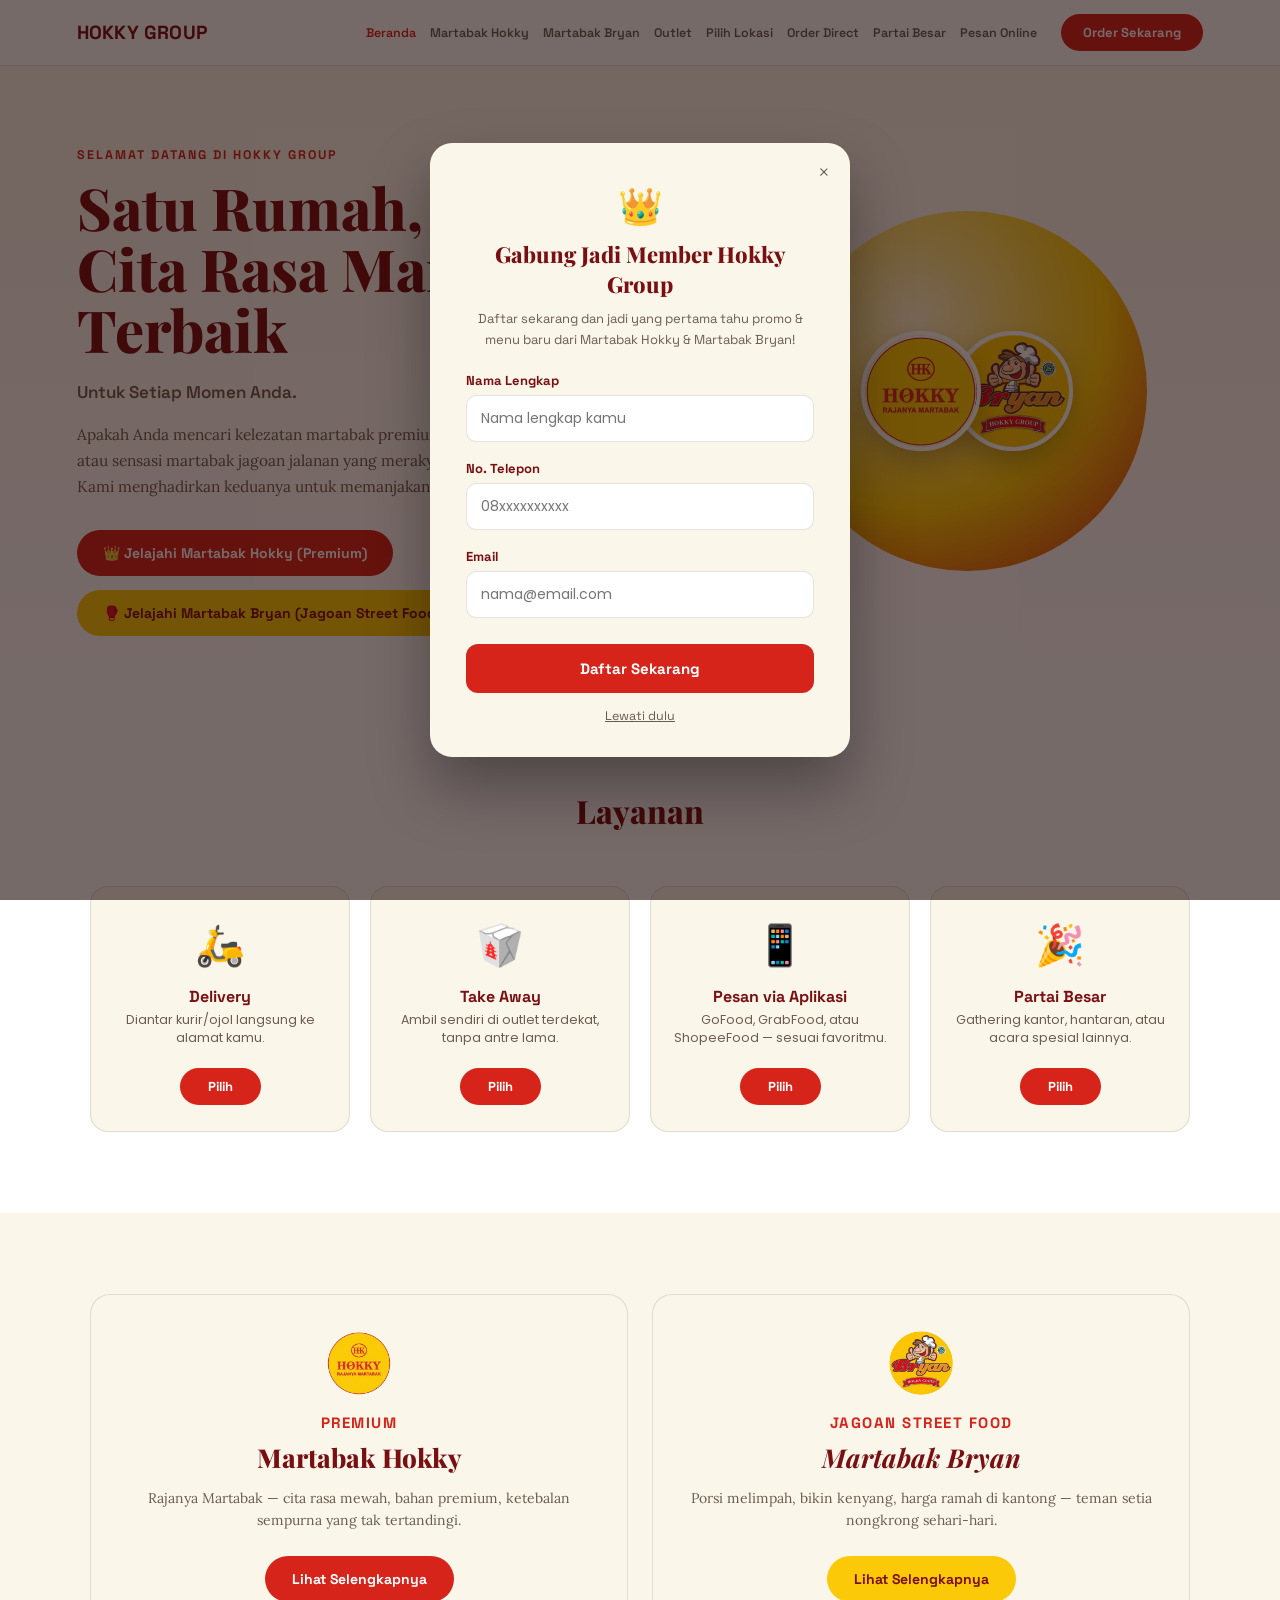
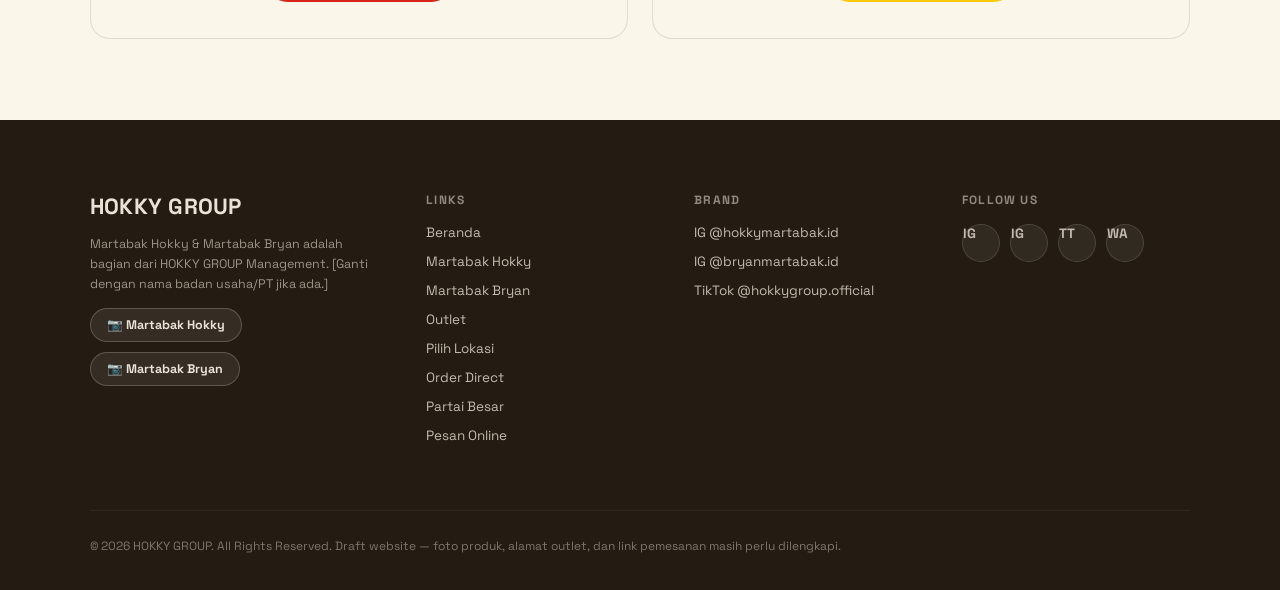
<file: index.html>
<!DOCTYPE html>
<html lang="id">
<head>
<meta charset="UTF-8">
<meta name="viewport" content="width=device-width, initial-scale=1.0">
<title>Hokky Group — Martabak Hokky &amp; Martabak Bryan</title>
<link rel="preconnect" href="https://fonts.googleapis.com">
<link rel="preconnect" href="https://fonts.gstatic.com" crossorigin>
<link href="https://fonts.googleapis.com/css2?family=Playfair+Display:wght@600;700;800&family=Lora:ital,wght@0,400;0,500;0,600&family=Poppins:wght@400;500;600;700&family=Space+Grotesk:wght@500;600;700&display=swap" rel="stylesheet">
<link rel="stylesheet" href="style.css">
</head>
<body>

<div class="membership-overlay" id="membershipOverlay">
  <div class="membership-modal">
    <button class="membership-close" id="membershipClose" aria-label="Tutup">&times;</button>
    <div class="membership-icon">👑</div>
    <h2>Gabung Jadi Member Hokky Group</h2>
    <p class="mm-desc">Daftar sekarang dan jadi yang pertama tahu promo &amp; menu baru dari Martabak Hokky &amp; Martabak Bryan!</p>
    <form id="membershipForm">
      <div class="field">
        <label for="mNama">Nama Lengkap</label>
        <input type="text" id="mNama" placeholder="Nama lengkap kamu" required>
      </div>
      <div class="field">
        <label for="mTelp">No. Telepon</label>
        <input type="tel" id="mTelp" placeholder="08xxxxxxxxxx" required>
      </div>
      <div class="field">
        <label for="mEmail">Email</label>
        <input type="email" id="mEmail" placeholder="nama@email.com" required>
      </div>
      <button type="submit" class="submit-btn">Daftar Sekarang</button>
    </form>
    <button type="button" class="membership-skip" id="membershipSkip">Lewati dulu</button>
  </div>
</div>

<nav class="nav">
  <a class="nav-brand" href="index.html">
    <span>HOKKY GROUP</span>
  </a>
  <div class="nav-right">
    <div class="nav-links">
      <a href="index.html" class="active">Beranda</a>
      <a href="hokky.html">Martabak Hokky</a>
      <a href="bryan.html">Martabak Bryan</a>
      <a href="outlet.html">Outlet</a>
      <a href="lokasi-pesan.html">Pilih Lokasi</a>
      <a href="order.html">Order Direct</a>
      <a href="partai-besar.html">Partai Besar</a>
      <a href="pesan-online.html">Pesan Online</a>
    </div>
    <a class="nav-cta" href="order.html">Order Sekarang</a>
  </div>
</nav>

<!-- ============ HERO ============ -->
<header class="hero">
  <div class="hero-inner">
    <div class="hero-text">
      <div class="hero-eyebrow">Selamat Datang di Hokky Group</div>
      <h1>Satu Rumah, <em>Dua</em> Cita Rasa Martabak Terbaik</h1>
      <p class="sub">Untuk Setiap Momen Anda.</p>
      <p>Apakah Anda mencari kelezatan martabak premium kelas dunia, atau sensasi martabak jagoan jalanan yang merakyat dan nikmat? Kami menghadirkan keduanya untuk memanjakan lidah Anda.</p>
      <div class="hero-cta-row">
        <a class="hero-btn hokky" href="hokky.html">👑 Jelajahi Martabak Hokky (Premium)</a>
        <a class="hero-btn bryan" href="bryan.html">🥊 Jelajahi Martabak Bryan (Jagoan Street Food)</a>
      </div>
    </div>
    <div class="hero-visual">
      <div class="ring">
        <div class="logos">
          <img class="hokky-seal" src="logo-hokky.png" alt="Logo Martabak Hokky">
          <img class="bryan-seal" src="logo-bryan.png" alt="Logo Martabak Bryan">
        </div>
      </div>
    </div>
  </div>
</header>

<!-- ============ SERVICE ============ -->
<section class="section-service" id="service">
  <h2>Layanan</h2>
  <div class="service-grid">
    <div class="service-card">
      <div class="service-icon">🛵</div>
      <h3>Delivery</h3>
      <p>Diantar kurir/ojol langsung ke alamat kamu.</p>
      <button class="service-select" onclick="goOrder('delivery')">Pilih</button>
    </div>
    <div class="service-card">
      <div class="service-icon">🥡</div>
      <h3>Take Away</h3>
      <p>Ambil sendiri di outlet terdekat, tanpa antre lama.</p>
      <button class="service-select" onclick="goOrder('pickup')">Pilih</button>
    </div>
    <div class="service-card">
      <div class="service-icon">📱</div>
      <h3>Pesan via Aplikasi</h3>
      <p>GoFood, GrabFood, atau ShopeeFood — sesuai favoritmu.</p>
      <a class="service-select" href="pesan-online.html">Pilih</a>
    </div>
    <div class="service-card">
      <div class="service-icon">🎉</div>
      <h3>Partai Besar</h3>
      <p>Gathering kantor, hantaran, atau acara spesial lainnya.</p>
      <a class="service-select" href="partai-besar.html">Pilih</a>
    </div>
  </div>
</section>

<!-- ============ TEASER BRAND ============ -->
<section class="section-teaser" style="background:var(--cream);">
  <div class="teaser-grid">
    <div class="teaser-card hokky">
      <img src="logo-hokky.png" alt="Logo Martabak Hokky">
      <h3>Premium</h3>
      <h2>Martabak Hokky</h2>
      <p>Rajanya Martabak — cita rasa mewah, bahan premium, ketebalan sempurna yang tak tertandingi.</p>
      <a class="btn btn-primary-hokky" href="hokky.html">Lihat Selengkapnya</a>
    </div>
    <div class="teaser-card bryan">
      <img src="logo-bryan.png" alt="Logo Martabak Bryan">
      <h3>Jagoan Street Food</h3>
      <h2>Martabak Bryan</h2>
      <p>Porsi melimpah, bikin kenyang, harga ramah di kantong — teman setia nongkrong sehari-hari.</p>
      <a class="btn btn-primary-bryan" href="bryan.html">Lihat Selengkapnya</a>
    </div>
  </div>
</section>

<footer>
  <div class="footer-grid">
    <div>
      <div class="footer-brand">
        <span>HOKKY GROUP</span>
      </div>
      <p class="footer-about">Martabak Hokky &amp; Martabak Bryan adalah bagian dari HOKKY GROUP Management. [Ganti dengan nama badan usaha/PT jika ada.]</p>
      <div class="footer-about-cta">
        <a class="footer-ig-btn" href="https://www.instagram.com/hokkymartabak.id" target="_blank" rel="noopener">📷 Martabak Hokky</a>
        <a class="footer-ig-btn" href="https://www.instagram.com/bryanmartabak.id" target="_blank" rel="noopener">📷 Martabak Bryan</a>
      </div>
    </div>
    <div class="footer-col">
      <h4>Links</h4>
      <a href="index.html">Beranda</a>
      <a href="hokky.html">Martabak Hokky</a>
      <a href="bryan.html">Martabak Bryan</a>
      <a href="outlet.html">Outlet</a>
      <a href="lokasi-pesan.html">Pilih Lokasi</a>
      <a href="order.html">Order Direct</a>
      <a href="partai-besar.html">Partai Besar</a>
      <a href="pesan-online.html">Pesan Online</a>
    </div>
    <div class="footer-col">
      <h4>Brand</h4>
      <a href="https://www.instagram.com/hokkymartabak.id" target="_blank" rel="noopener">IG @hokkymartabak.id</a>
      <a href="https://www.instagram.com/bryanmartabak.id" target="_blank" rel="noopener">IG @bryanmartabak.id</a>
      <a href="#" target="_blank" rel="noopener">TikTok @hokkygroup.official</a>
    </div>
    <div class="footer-col">
      <h4>Follow Us</h4>
      <div class="social-row">
        <a class="social-badge" href="https://www.instagram.com/hokkymartabak.id" target="_blank" rel="noopener" title="Instagram Hokky">IG</a>
        <a class="social-badge" href="https://www.instagram.com/bryanmartabak.id" target="_blank" rel="noopener" title="Instagram Bryan">IG</a>
        <a class="social-badge" href="#" target="_blank" rel="noopener" title="TikTok">TT</a>
        <a class="social-badge" href="#" target="_blank" rel="noopener" title="WhatsApp">WA</a>
      </div>
    </div>
  </div>
  <div class="footer-bottom">© 2026 HOKKY GROUP. All Rights Reserved. Draft website — foto produk, alamat outlet, dan link pemesanan masih perlu dilengkapi.</div>
</footer>

<script src="script.js"></script>
</body>
</html>
</file>
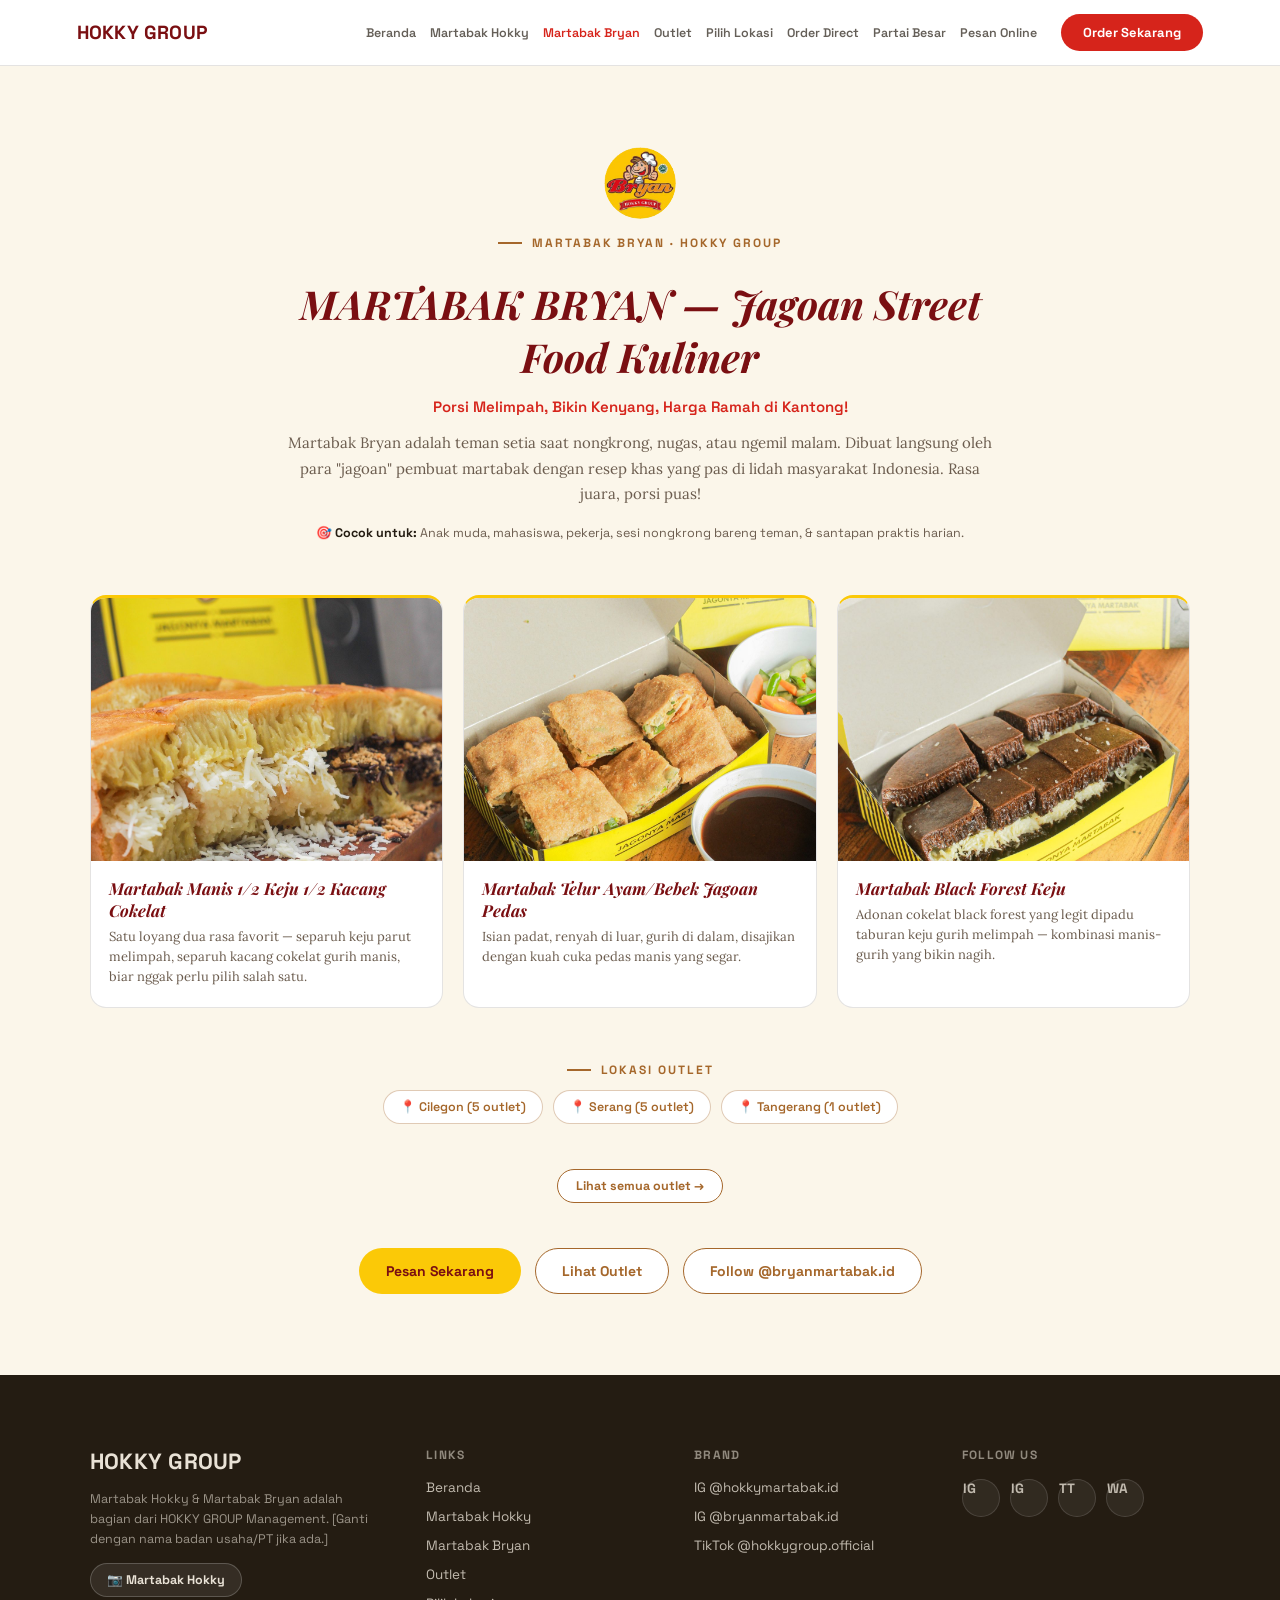
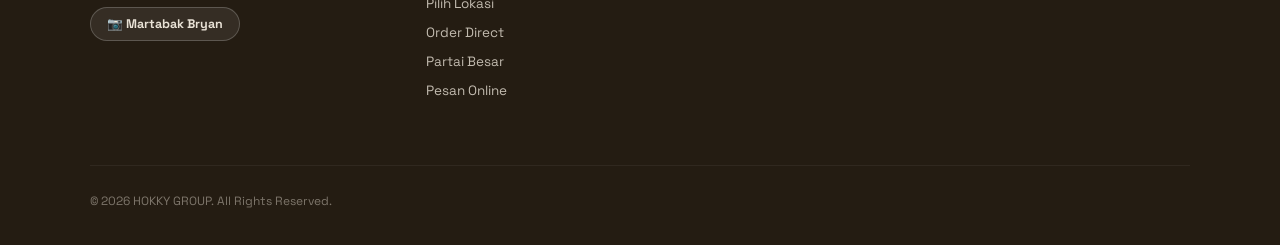
<file: bryan.html>
<!DOCTYPE html>
<html lang="id">
<head>
<meta charset="UTF-8">
<meta name="viewport" content="width=device-width, initial-scale=1.0">
<title>Martabak Bryan — Jagoan Street Food | Hokky Group</title>
<link rel="preconnect" href="https://fonts.googleapis.com">
<link rel="preconnect" href="https://fonts.gstatic.com" crossorigin>
<link href="https://fonts.googleapis.com/css2?family=Playfair+Display:wght@600;700;800&family=Lora:ital,wght@0,400;0,500;0,600&family=Poppins:wght@400;500;600;700&family=Space+Grotesk:wght@500;600;700&display=swap" rel="stylesheet">
<link rel="stylesheet" href="style.css">
</head>
<body>

<nav class="nav">
  <a class="nav-brand" href="index.html">
    <span>HOKKY GROUP</span>
  </a>
  <div class="nav-right">
    <div class="nav-links">
      <a href="index.html">Beranda</a>
      <a href="hokky.html">Martabak Hokky</a>
      <a href="bryan.html" class="active">Martabak Bryan</a>
      <a href="outlet.html">Outlet</a>
      <a href="lokasi-pesan.html">Pilih Lokasi</a>
      <a href="order.html">Order Direct</a>
      <a href="partai-besar.html">Partai Besar</a>
      <a href="pesan-online.html">Pesan Online</a>
    </div>
    <a class="nav-cta" href="order.html">Order Sekarang</a>
  </div>
</nav>

<section class="brand brand-bryan">
  <div class="section-head">
    <div class="section-head-row">
      <img src="logo-bryan.png" alt="Logo Martabak Bryan">
      <div class="eyebrow">Martabak Bryan · Hokky Group</div>
    </div>
    <h2>MARTABAK BRYAN — Jagoan Street Food Kuliner</h2>
    <h3 class="sub">Porsi Melimpah, Bikin Kenyang, Harga Ramah di Kantong!</h3>
    <p class="lede">
      Martabak Bryan adalah teman setia saat nongkrong, nugas, atau ngemil malam. Dibuat langsung oleh para
      "jagoan" pembuat martabak dengan resep khas yang pas di lidah masyarakat Indonesia. Rasa juara, porsi puas!
    </p>
    <div class="target-line">🎯 <b>Cocok untuk:</b> Anak muda, mahasiswa, pekerja, sesi nongkrong bareng teman, &amp; santapan praktis harian.</div>
  </div>

  <div class="grid3">
    <div class="product-card">
      <div class="product-photo"><img src="product-manis-keju-kacang.jpg" alt="Martabak Manis 1/2 Keju 1/2 Kacang Cokelat"></div>
      <div class="cap"><h3>Martabak Manis 1/2 Keju 1/2 Kacang Cokelat</h3><p>Satu loyang dua rasa favorit — separuh keju parut melimpah, separuh kacang cokelat gurih manis, biar nggak perlu pilih salah satu.</p></div>
    </div>
    <div class="product-card">
      <div class="product-photo"><img src="product-telur-ayam-bebek.jpg" alt="Martabak Telur Ayam/Bebek Jagoan Pedas"></div>
      <div class="cap"><h3>Martabak Telur Ayam/Bebek Jagoan Pedas</h3><p>Isian padat, renyah di luar, gurih di dalam, disajikan dengan kuah cuka pedas manis yang segar.</p></div>
    </div>
    <div class="product-card">
      <div class="product-photo"><img src="product-black-forest-keju.jpg" alt="Martabak Black Forest Keju"></div>
      <div class="cap"><h3>Martabak Black Forest Keju</h3><p>Adonan cokelat black forest yang legit dipadu taburan keju gurih melimpah — kombinasi manis-gurih yang bikin nagih.</p></div>
    </div>
  </div>

  <div class="eyebrow" style="justify-content:center;">Lokasi Outlet</div>
  <div class="outlet-row">
    <span class="chip">📍 Cilegon (5 outlet)</span>
    <span class="chip">📍 Serang (5 outlet)</span>
    <span class="chip">📍 Tangerang (1 outlet)</span>
  </div>
  <div style="text-align:center; margin-bottom:5vh;"><a class="btn btn-ghost-bryan" href="outlet.html" style="font-size:12.5px; padding:8px 18px;">Lihat semua outlet →</a></div>

  <div class="cta-row">
    <a class="btn btn-primary-bryan" href="order.html?brand=Martabak%20Bryan">Pesan Sekarang</a>
    <a class="btn btn-ghost-bryan" href="outlet.html">Lihat Outlet</a>
    <a class="btn btn-ghost-bryan" href="https://www.instagram.com/bryanmartabak.id" target="_blank" rel="noopener">Follow @bryanmartabak.id</a>
  </div>
</section>

<footer>
  <div class="footer-grid">
    <div>
      <div class="footer-brand">
        <span>HOKKY GROUP</span>
      </div>
      <p class="footer-about">Martabak Hokky &amp; Martabak Bryan adalah bagian dari HOKKY GROUP Management. [Ganti dengan nama badan usaha/PT jika ada.]</p>
      <div class="footer-about-cta">
        <a class="footer-ig-btn" href="https://www.instagram.com/hokkymartabak.id" target="_blank" rel="noopener">📷 Martabak Hokky</a>
        <a class="footer-ig-btn" href="https://www.instagram.com/bryanmartabak.id" target="_blank" rel="noopener">📷 Martabak Bryan</a>
      </div>
    </div>
    <div class="footer-col">
      <h4>Links</h4>
      <a href="index.html">Beranda</a>
      <a href="hokky.html">Martabak Hokky</a>
      <a href="bryan.html">Martabak Bryan</a>
      <a href="outlet.html">Outlet</a>
      <a href="lokasi-pesan.html">Pilih Lokasi</a>
      <a href="order.html">Order Direct</a>
      <a href="partai-besar.html">Partai Besar</a>
      <a href="pesan-online.html">Pesan Online</a>
    </div>
    <div class="footer-col">
      <h4>Brand</h4>
      <a href="https://www.instagram.com/hokkymartabak.id" target="_blank" rel="noopener">IG @hokkymartabak.id</a>
      <a href="https://www.instagram.com/bryanmartabak.id" target="_blank" rel="noopener">IG @bryanmartabak.id</a>
      <a href="#" target="_blank" rel="noopener">TikTok @hokkygroup.official</a>
    </div>
    <div class="footer-col">
      <h4>Follow Us</h4>
      <div class="social-row">
        <a class="social-badge" href="https://www.instagram.com/hokkymartabak.id" target="_blank" rel="noopener" title="Instagram Hokky">IG</a>
        <a class="social-badge" href="https://www.instagram.com/bryanmartabak.id" target="_blank" rel="noopener" title="Instagram Bryan">IG</a>
        <a class="social-badge" href="#" target="_blank" rel="noopener" title="TikTok">TT</a>
        <a class="social-badge" href="#" target="_blank" rel="noopener" title="WhatsApp">WA</a>
      </div>
    </div>
  </div>
  <div class="footer-bottom">© 2026 HOKKY GROUP. All Rights Reserved.</div>
</footer>

<script src="script.js"></script>
</body>
</html>
</file>
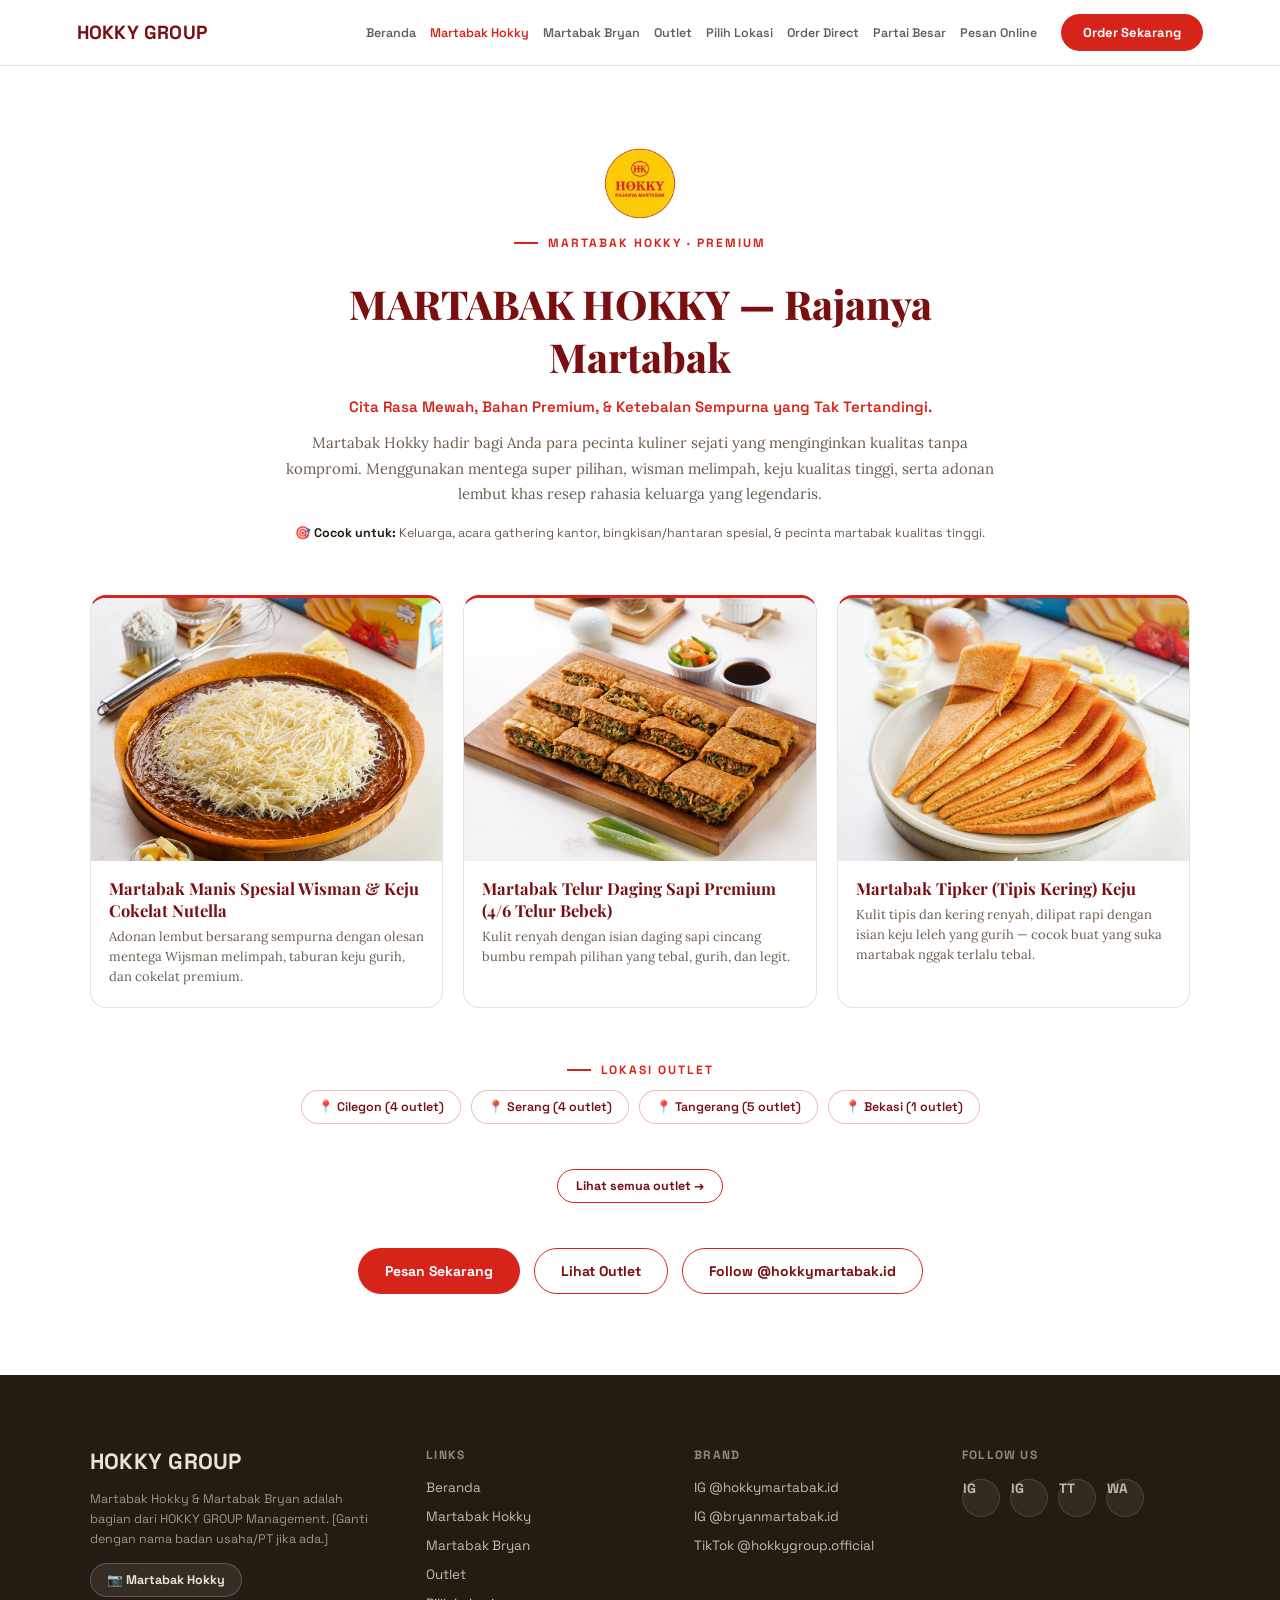
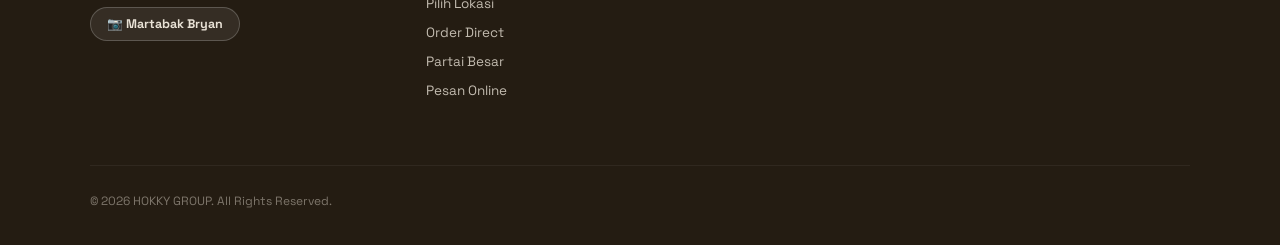
<file: hokky.html>
<!DOCTYPE html>
<html lang="id">
<head>
<meta charset="UTF-8">
<meta name="viewport" content="width=device-width, initial-scale=1.0">
<title>Martabak Hokky — Rajanya Martabak | Hokky Group</title>
<link rel="preconnect" href="https://fonts.googleapis.com">
<link rel="preconnect" href="https://fonts.gstatic.com" crossorigin>
<link href="https://fonts.googleapis.com/css2?family=Playfair+Display:wght@600;700;800&family=Lora:ital,wght@0,400;0,500;0,600&family=Poppins:wght@400;500;600;700&family=Space+Grotesk:wght@500;600;700&display=swap" rel="stylesheet">
<link rel="stylesheet" href="style.css">
</head>
<body>

<nav class="nav">
  <a class="nav-brand" href="index.html">
    <span>HOKKY GROUP</span>
  </a>
  <div class="nav-right">
    <div class="nav-links">
      <a href="index.html">Beranda</a>
      <a href="hokky.html" class="active">Martabak Hokky</a>
      <a href="bryan.html">Martabak Bryan</a>
      <a href="outlet.html">Outlet</a>
      <a href="lokasi-pesan.html">Pilih Lokasi</a>
      <a href="order.html">Order Direct</a>
      <a href="partai-besar.html">Partai Besar</a>
      <a href="pesan-online.html">Pesan Online</a>
    </div>
    <a class="nav-cta" href="order.html">Order Sekarang</a>
  </div>
</nav>

<section class="brand brand-hokky">
  <div class="section-head">
    <div class="section-head-row">
      <img src="logo-hokky.png" alt="Logo Martabak Hokky">
      <div class="eyebrow">Martabak Hokky · Premium</div>
    </div>
    <h2>MARTABAK HOKKY — Rajanya Martabak</h2>
    <h3 class="sub">Cita Rasa Mewah, Bahan Premium, &amp; Ketebalan Sempurna yang Tak Tertandingi.</h3>
    <p class="lede">
      Martabak Hokky hadir bagi Anda para pecinta kuliner sejati yang menginginkan kualitas tanpa kompromi.
      Menggunakan mentega super pilihan, wisman melimpah, keju kualitas tinggi, serta adonan lembut khas
      resep rahasia keluarga yang legendaris.
    </p>
    <div class="target-line">🎯 <b>Cocok untuk:</b> Keluarga, acara gathering kantor, bingkisan/hantaran spesial, &amp; pecinta martabak kualitas tinggi.</div>
  </div>

  <div class="grid3">
    <div class="product-card">
      <div class="product-photo"><img src="product-wisman-nutella.jpg" alt="Martabak Manis Spesial Wisman &amp; Keju Cokelat Nutella"></div>
      <div class="cap"><h3>Martabak Manis Spesial Wisman &amp; Keju Cokelat Nutella</h3><p>Adonan lembut bersarang sempurna dengan olesan mentega Wijsman melimpah, taburan keju gurih, dan cokelat premium.</p></div>
    </div>
    <div class="product-card">
      <div class="product-photo"><img src="product-telur-daging-sapi.jpg" alt="Martabak Telur Daging Sapi Premium"></div>
      <div class="cap"><h3>Martabak Telur Daging Sapi Premium (4/6 Telur Bebek)</h3><p>Kulit renyah dengan isian daging sapi cincang bumbu rempah pilihan yang tebal, gurih, dan legit.</p></div>
    </div>
    <div class="product-card">
      <div class="product-photo"><img src="product-tipker-keju.jpg" alt="Martabak Tipker (Tipis Kering) Keju"></div>
      <div class="cap"><h3>Martabak Tipker (Tipis Kering) Keju</h3><p>Kulit tipis dan kering renyah, dilipat rapi dengan isian keju leleh yang gurih — cocok buat yang suka martabak nggak terlalu tebal.</p></div>
    </div>
  </div>

  <div class="eyebrow" style="justify-content:center;">Lokasi Outlet</div>
  <div class="outlet-row">
    <span class="chip">📍 Cilegon (4 outlet)</span>
    <span class="chip">📍 Serang (4 outlet)</span>
    <span class="chip">📍 Tangerang (5 outlet)</span>
    <span class="chip">📍 Bekasi (1 outlet)</span>
  </div>
  <div style="text-align:center; margin-bottom:5vh;"><a class="btn btn-ghost-hokky" href="outlet.html" style="font-size:12.5px; padding:8px 18px;">Lihat semua outlet →</a></div>

  <div class="cta-row">
    <a class="btn btn-primary-hokky" href="order.html?brand=Martabak%20Hokky">Pesan Sekarang</a>
    <a class="btn btn-ghost-hokky" href="outlet.html">Lihat Outlet</a>
    <a class="btn btn-ghost-hokky" href="https://www.instagram.com/hokkymartabak.id" target="_blank" rel="noopener">Follow @hokkymartabak.id</a>
  </div>
</section>

<footer>
  <div class="footer-grid">
    <div>
      <div class="footer-brand">
        <span>HOKKY GROUP</span>
      </div>
      <p class="footer-about">Martabak Hokky &amp; Martabak Bryan adalah bagian dari HOKKY GROUP Management. [Ganti dengan nama badan usaha/PT jika ada.]</p>
      <div class="footer-about-cta">
        <a class="footer-ig-btn" href="https://www.instagram.com/hokkymartabak.id" target="_blank" rel="noopener">📷 Martabak Hokky</a>
        <a class="footer-ig-btn" href="https://www.instagram.com/bryanmartabak.id" target="_blank" rel="noopener">📷 Martabak Bryan</a>
      </div>
    </div>
    <div class="footer-col">
      <h4>Links</h4>
      <a href="index.html">Beranda</a>
      <a href="hokky.html">Martabak Hokky</a>
      <a href="bryan.html">Martabak Bryan</a>
      <a href="outlet.html">Outlet</a>
      <a href="lokasi-pesan.html">Pilih Lokasi</a>
      <a href="order.html">Order Direct</a>
      <a href="partai-besar.html">Partai Besar</a>
      <a href="pesan-online.html">Pesan Online</a>
    </div>
    <div class="footer-col">
      <h4>Brand</h4>
      <a href="https://www.instagram.com/hokkymartabak.id" target="_blank" rel="noopener">IG @hokkymartabak.id</a>
      <a href="https://www.instagram.com/bryanmartabak.id" target="_blank" rel="noopener">IG @bryanmartabak.id</a>
      <a href="#" target="_blank" rel="noopener">TikTok @hokkygroup.official</a>
    </div>
    <div class="footer-col">
      <h4>Follow Us</h4>
      <div class="social-row">
        <a class="social-badge" href="https://www.instagram.com/hokkymartabak.id" target="_blank" rel="noopener" title="Instagram Hokky">IG</a>
        <a class="social-badge" href="https://www.instagram.com/bryanmartabak.id" target="_blank" rel="noopener" title="Instagram Bryan">IG</a>
        <a class="social-badge" href="#" target="_blank" rel="noopener" title="TikTok">TT</a>
        <a class="social-badge" href="#" target="_blank" rel="noopener" title="WhatsApp">WA</a>
      </div>
    </div>
  </div>
  <div class="footer-bottom">© 2026 HOKKY GROUP. All Rights Reserved.</div>
</footer>

<script src="script.js"></script>
</body>
</html>
</file>
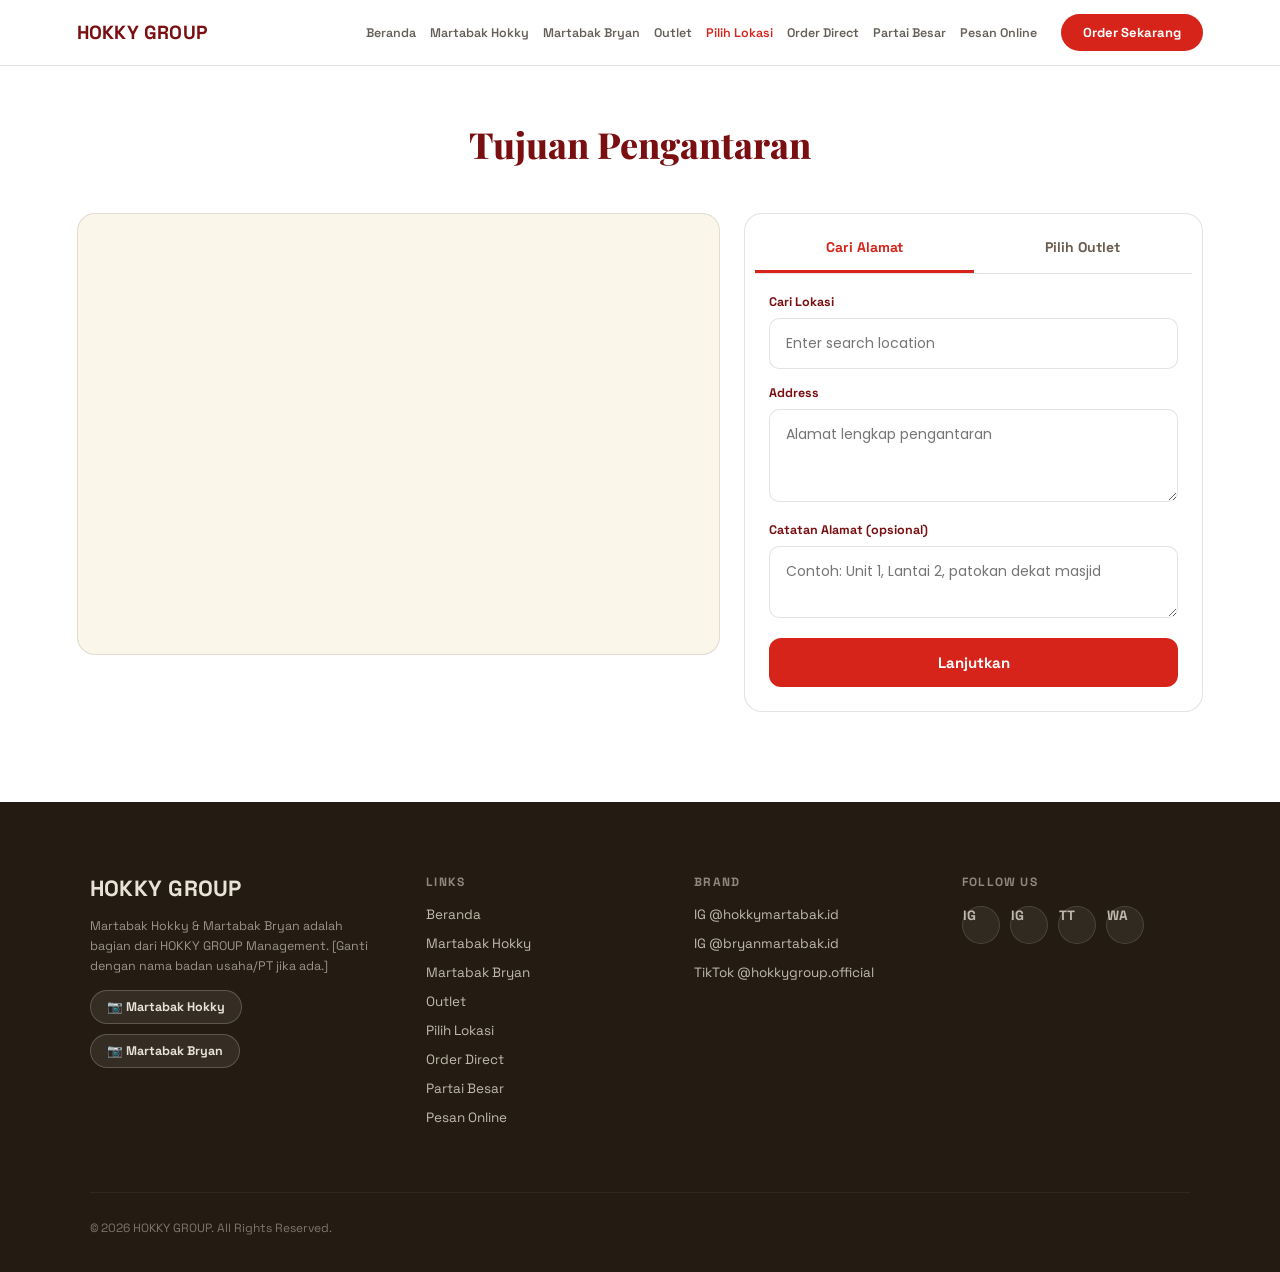
<file: lokasi-pesan.html>
<!DOCTYPE html>
<html lang="id">
<head>
<meta charset="UTF-8">
<meta name="viewport" content="width=device-width, initial-scale=1.0">
<title>Pilih Lokasi — Hokky Group</title>
<link rel="preconnect" href="https://fonts.googleapis.com">
<link rel="preconnect" href="https://fonts.gstatic.com" crossorigin>
<link href="https://fonts.googleapis.com/css2?family=Playfair+Display:wght@600;700;800&family=Lora:ital,wght@0,400;0,500;0,600&family=Poppins:wght@400;500;600;700&family=Space+Grotesk:wght@500;600;700&display=swap" rel="stylesheet">
<link rel="stylesheet" href="style.css">
</head>
<body>

<nav class="nav">
  <a class="nav-brand" href="index.html">
    <span>HOKKY GROUP</span>
  </a>
  <div class="nav-right">
    <div class="nav-links">
      <a href="index.html">Beranda</a>
      <a href="hokky.html">Martabak Hokky</a>
      <a href="bryan.html">Martabak Bryan</a>
      <a href="outlet.html">Outlet</a>
      <a href="lokasi-pesan.html" class="active">Pilih Lokasi</a>
      <a href="order.html">Order Direct</a>
      <a href="partai-besar.html">Partai Besar</a>
      <a href="pesan-online.html">Pesan Online</a>
    </div>
    <a class="nav-cta" href="order.html">Order Sekarang</a>
  </div>
</nav>

<div class="location-wrap">
  <h1 id="locTitle">Pilih Lokasi</h1>

  <div class="location-grid">
    <div class="map-box">
      <iframe id="mapFrame" src="https://www.google.com/maps?q=Cilegon,%20Banten&output=embed" loading="lazy" referrerpolicy="no-referrer-when-downgrade"></iframe>
    </div>

    <div class="loc-panel">
      <div class="loc-tabs">
        <button class="loc-tab active" data-tab="address">Cari Alamat</button>
        <button class="loc-tab" data-tab="outlet">Pilih Outlet</button>
      </div>

      <div class="loc-panel-body" id="tab-address">
        <div class="avail-alert" id="availAlert"></div>
        <label class="loc-label">Cari Lokasi</label>
        <input type="text" id="searchInput" placeholder="Enter search location">
        <label class="loc-label">Address</label>
        <textarea id="addressInput" rows="3" placeholder="Alamat lengkap pengantaran"></textarea>
        <label class="loc-label">Catatan Alamat (opsional)</label>
        <textarea id="captionInput" rows="2" placeholder="Contoh: Unit 1, Lantai 2, patokan dekat masjid"></textarea>
        <button class="loc-continue" id="continueAddress">Lanjutkan</button>
      </div>

      <div class="loc-panel-body" id="tab-outlet" style="display:none;">
        <div class="outlet-pick-list" id="outletPickList"></div>
        <button class="loc-continue" id="continueOutlet" disabled>Lanjutkan</button>
      </div>
    </div>
  </div>
</div>

<footer>
  <div class="footer-grid">
    <div>
      <div class="footer-brand">
        <span>HOKKY GROUP</span>
      </div>
      <p class="footer-about">Martabak Hokky &amp; Martabak Bryan adalah bagian dari HOKKY GROUP Management. [Ganti dengan nama badan usaha/PT jika ada.]</p>
      <div class="footer-about-cta">
        <a class="footer-ig-btn" href="https://www.instagram.com/hokkymartabak.id" target="_blank" rel="noopener">📷 Martabak Hokky</a>
        <a class="footer-ig-btn" href="https://www.instagram.com/bryanmartabak.id" target="_blank" rel="noopener">📷 Martabak Bryan</a>
      </div>
    </div>
    <div class="footer-col">
      <h4>Links</h4>
      <a href="index.html">Beranda</a>
      <a href="hokky.html">Martabak Hokky</a>
      <a href="bryan.html">Martabak Bryan</a>
      <a href="outlet.html">Outlet</a>
      <a href="lokasi-pesan.html">Pilih Lokasi</a>
      <a href="order.html">Order Direct</a>
      <a href="partai-besar.html">Partai Besar</a>
      <a href="pesan-online.html">Pesan Online</a>
    </div>
    <div class="footer-col">
      <h4>Brand</h4>
      <a href="https://www.instagram.com/hokkymartabak.id" target="_blank" rel="noopener">IG @hokkymartabak.id</a>
      <a href="https://www.instagram.com/bryanmartabak.id" target="_blank" rel="noopener">IG @bryanmartabak.id</a>
      <a href="#" target="_blank" rel="noopener">TikTok @hokkygroup.official</a>
    </div>
    <div class="footer-col">
      <h4>Follow Us</h4>
      <div class="social-row">
        <a class="social-badge" href="https://www.instagram.com/hokkymartabak.id" target="_blank" rel="noopener" title="Instagram Hokky">IG</a>
        <a class="social-badge" href="https://www.instagram.com/bryanmartabak.id" target="_blank" rel="noopener" title="Instagram Bryan">IG</a>
        <a class="social-badge" href="#" target="_blank" rel="noopener" title="TikTok">TT</a>
        <a class="social-badge" href="#" target="_blank" rel="noopener" title="WhatsApp">WA</a>
      </div>
    </div>
  </div>
  <div class="footer-bottom">© 2026 HOKKY GROUP. All Rights Reserved.</div>
</footer>

<script src="script.js"></script>
</body>
</html>
</file>
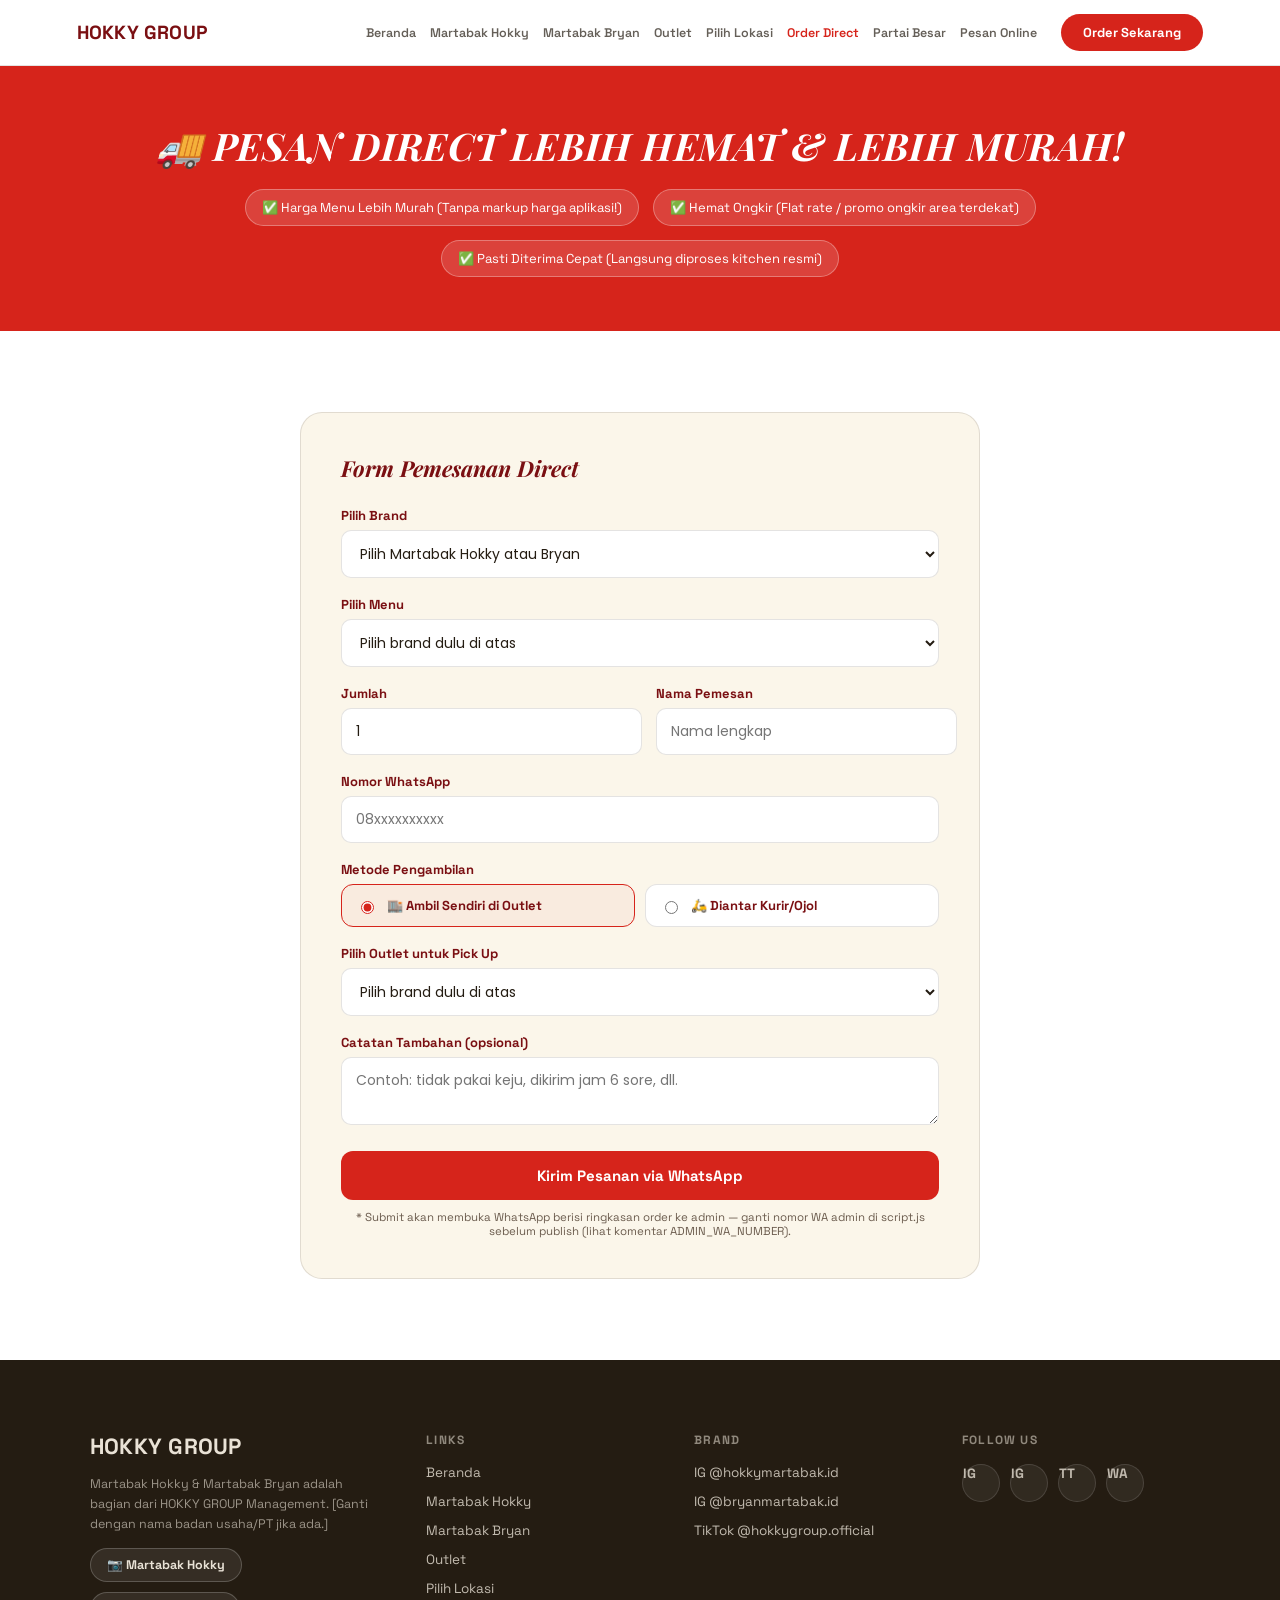
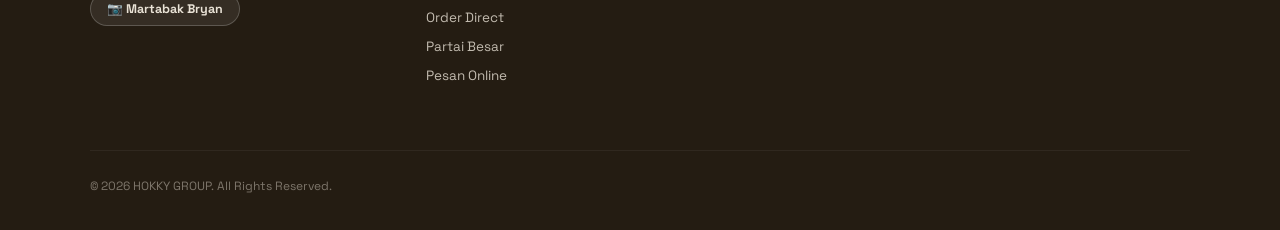
<file: order.html>
<!DOCTYPE html>
<html lang="id">
<head>
<meta charset="UTF-8">
<meta name="viewport" content="width=device-width, initial-scale=1.0">
<title>Order Direct — Hokky Group</title>
<link rel="preconnect" href="https://fonts.googleapis.com">
<link rel="preconnect" href="https://fonts.gstatic.com" crossorigin>
<link href="https://fonts.googleapis.com/css2?family=Playfair+Display:wght@600;700;800&family=Lora:ital,wght@0,400;0,500;0,600&family=Poppins:wght@400;500;600;700&family=Space+Grotesk:wght@500;600;700&display=swap" rel="stylesheet">
<link rel="stylesheet" href="style.css">
</head>
<body>

<nav class="nav">
  <a class="nav-brand" href="index.html">
    <span>HOKKY GROUP</span>
  </a>
  <div class="nav-right">
    <div class="nav-links">
      <a href="index.html">Beranda</a>
      <a href="hokky.html">Martabak Hokky</a>
      <a href="bryan.html">Martabak Bryan</a>
      <a href="outlet.html">Outlet</a>
      <a href="lokasi-pesan.html">Pilih Lokasi</a>
      <a href="order.html" class="active">Order Direct</a>
      <a href="partai-besar.html">Partai Besar</a>
      <a href="pesan-online.html">Pesan Online</a>
    </div>
    <a class="nav-cta" href="order.html">Order Sekarang</a>
  </div>
</nav>

<div class="direct-banner">
  <h1>🚚 PESAN DIRECT LEBIH HEMAT &amp; LEBIH MURAH!</h1>
  <div class="direct-perks">
    <span>✅ Harga Menu Lebih Murah (Tanpa markup harga aplikasi!)</span>
    <span>✅ Hemat Ongkir (Flat rate / promo ongkir area terdekat)</span>
    <span>✅ Pasti Diterima Cepat (Langsung diproses kitchen resmi)</span>
  </div>
</div>

<div class="direct-form-wrap">
  <form class="direct-form" id="orderForm">
    <h3>Form Pemesanan Direct</h3>

    <div class="field">
      <label for="brand">Pilih Brand</label>
      <select id="brand" required>
        <option value="" disabled selected>Pilih Martabak Hokky atau Bryan</option>
        <option value="Martabak Hokky">👑 Martabak Hokky (Premium)</option>
        <option value="Martabak Bryan">🥊 Martabak Bryan (Jagoan Street Food)</option>
      </select>
    </div>

    <div class="field">
      <label for="menu">Pilih Menu</label>
      <select id="menu" required>
        <option value="" disabled selected>Pilih brand dulu di atas</option>
      </select>
    </div>

    <div class="field-row">
      <div class="field">
        <label for="qty">Jumlah</label>
        <input type="number" id="qty" min="1" value="1" required>
      </div>
      <div class="field">
        <label for="nama">Nama Pemesan</label>
        <input type="text" id="nama" placeholder="Nama lengkap" required>
      </div>
    </div>

    <div class="field">
      <label for="wa">Nomor WhatsApp</label>
      <input type="tel" id="wa" placeholder="08xxxxxxxxxx" required>
    </div>

    <div class="field">
      <label>Metode Pengambilan</label>
      <div class="fulfill-toggle">
        <label class="fulfill-option"><input type="radio" name="fulfill" value="pickup" checked> 🏬 Ambil Sendiri di Outlet</label>
        <label class="fulfill-option"><input type="radio" name="fulfill" value="delivery"> 🛵 Diantar Kurir/Ojol</label>
      </div>
    </div>

    <div class="field" id="pickupField">
      <label for="outlet">Pilih Outlet untuk Pick Up</label>
      <select id="outlet"><option value="" disabled selected>Pilih brand dulu di atas</option></select>
    </div>

    <div class="field" id="deliveryField" style="display:none;">
      <label for="alamat">Alamat Pengantaran</label>
      <textarea id="alamat" rows="3" placeholder="Nama jalan, nomor rumah, kelurahan, kecamatan, kota"></textarea>
      <span class="draft-note" style="margin-top:0;">Kurir/ojol akan dipesankan oleh admin setelah pesanan dikonfirmasi.</span>
    </div>

    <div class="field">
      <label for="catatan">Catatan Tambahan (opsional)</label>
      <textarea id="catatan" rows="2" placeholder="Contoh: tidak pakai keju, dikirim jam 6 sore, dll."></textarea>
    </div>

    <button type="submit" class="submit-btn">Kirim Pesanan via WhatsApp</button>
    <div class="form-note">* Submit akan membuka WhatsApp berisi ringkasan order ke admin — ganti nomor WA admin di script.js sebelum publish (lihat komentar ADMIN_WA_NUMBER).</div>
  </form>
</div>

<footer>
  <div class="footer-grid">
    <div>
      <div class="footer-brand">
        <span>HOKKY GROUP</span>
      </div>
      <p class="footer-about">Martabak Hokky &amp; Martabak Bryan adalah bagian dari HOKKY GROUP Management. [Ganti dengan nama badan usaha/PT jika ada.]</p>
      <div class="footer-about-cta">
        <a class="footer-ig-btn" href="https://www.instagram.com/hokkymartabak.id" target="_blank" rel="noopener">📷 Martabak Hokky</a>
        <a class="footer-ig-btn" href="https://www.instagram.com/bryanmartabak.id" target="_blank" rel="noopener">📷 Martabak Bryan</a>
      </div>
    </div>
    <div class="footer-col">
      <h4>Links</h4>
      <a href="index.html">Beranda</a>
      <a href="hokky.html">Martabak Hokky</a>
      <a href="bryan.html">Martabak Bryan</a>
      <a href="outlet.html">Outlet</a>
      <a href="lokasi-pesan.html">Pilih Lokasi</a>
      <a href="order.html">Order Direct</a>
      <a href="partai-besar.html">Partai Besar</a>
      <a href="pesan-online.html">Pesan Online</a>
    </div>
    <div class="footer-col">
      <h4>Brand</h4>
      <a href="https://www.instagram.com/hokkymartabak.id" target="_blank" rel="noopener">IG @hokkymartabak.id</a>
      <a href="https://www.instagram.com/bryanmartabak.id" target="_blank" rel="noopener">IG @bryanmartabak.id</a>
      <a href="#" target="_blank" rel="noopener">TikTok @hokkygroup.official</a>
    </div>
    <div class="footer-col">
      <h4>Follow Us</h4>
      <div class="social-row">
        <a class="social-badge" href="https://www.instagram.com/hokkymartabak.id" target="_blank" rel="noopener" title="Instagram Hokky">IG</a>
        <a class="social-badge" href="https://www.instagram.com/bryanmartabak.id" target="_blank" rel="noopener" title="Instagram Bryan">IG</a>
        <a class="social-badge" href="#" target="_blank" rel="noopener" title="TikTok">TT</a>
        <a class="social-badge" href="#" target="_blank" rel="noopener" title="WhatsApp">WA</a>
      </div>
    </div>
  </div>
  <div class="footer-bottom">© 2026 HOKKY GROUP. All Rights Reserved.</div>
</footer>

<script src="script.js"></script>
</body>
</html>
</file>
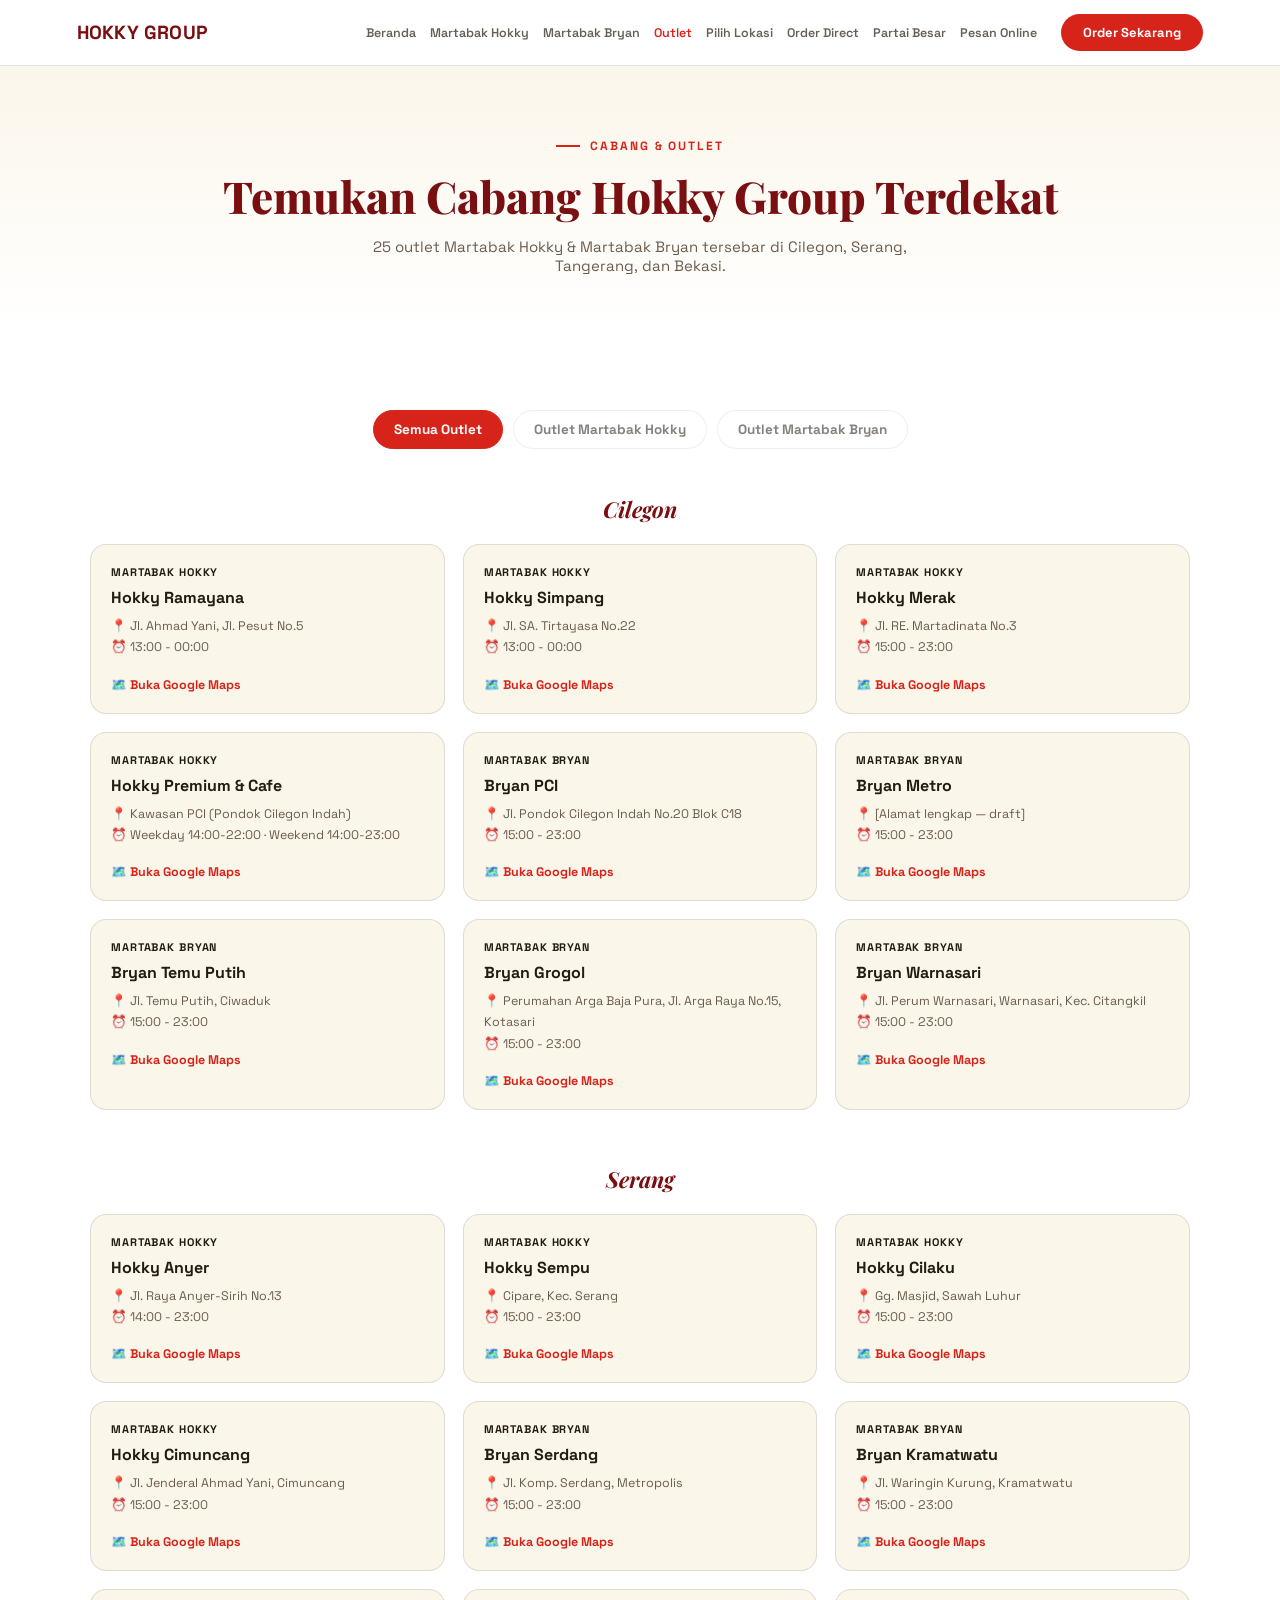
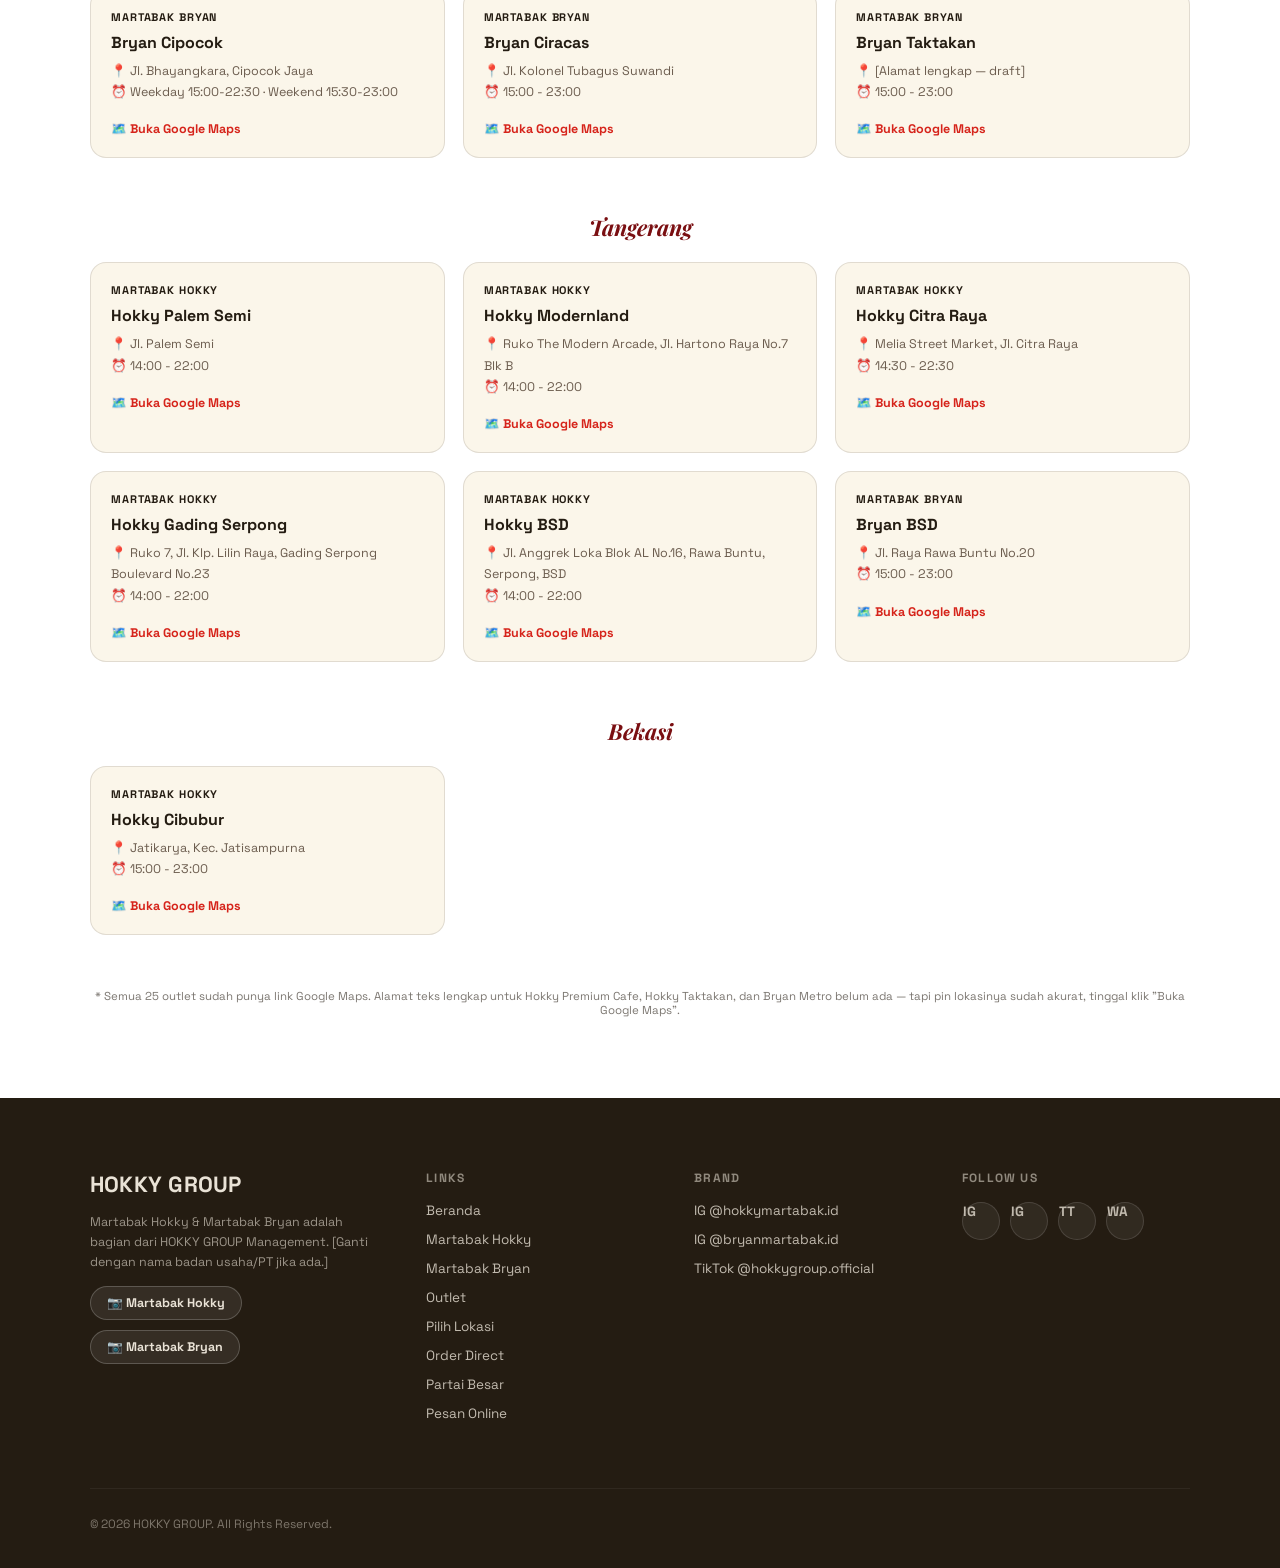
<file: outlet.html>
<!DOCTYPE html>
<html lang="id">
<head>
<meta charset="UTF-8">
<meta name="viewport" content="width=device-width, initial-scale=1.0">
<title>Lokasi Outlet — Hokky Group</title>
<link rel="preconnect" href="https://fonts.googleapis.com">
<link rel="preconnect" href="https://fonts.gstatic.com" crossorigin>
<link href="https://fonts.googleapis.com/css2?family=Playfair+Display:wght@600;700;800&family=Lora:ital,wght@0,400;0,500;0,600&family=Poppins:wght@400;500;600;700&family=Space+Grotesk:wght@500;600;700&display=swap" rel="stylesheet">
<link rel="stylesheet" href="style.css">
</head>
<body>

<nav class="nav">
  <a class="nav-brand" href="index.html">
    <span>HOKKY GROUP</span>
  </a>
  <div class="nav-right">
    <div class="nav-links">
      <a href="index.html">Beranda</a>
      <a href="hokky.html">Martabak Hokky</a>
      <a href="bryan.html">Martabak Bryan</a>
      <a href="outlet.html" class="active">Outlet</a>
      <a href="lokasi-pesan.html">Pilih Lokasi</a>
      <a href="order.html">Order Direct</a>
      <a href="partai-besar.html">Partai Besar</a>
      <a href="pesan-online.html">Pesan Online</a>
    </div>
    <a class="nav-cta" href="order.html">Order Sekarang</a>
  </div>
</nav>

<div class="page-banner">
  <div class="eyebrow" style="color:var(--red);">Cabang &amp; Outlet</div>
  <h1>Temukan Cabang Hokky Group Terdekat</h1>
  <p>25 outlet Martabak Hokky &amp; Martabak Bryan tersebar di Cilegon, Serang, Tangerang, dan Bekasi.</p>
</div>

<section class="section-lokasi">
  <div class="tabs">
    <button class="tab-btn active" data-filter="all">Semua Outlet</button>
    <button class="tab-btn" data-filter="Martabak Hokky">Outlet Martabak Hokky</button>
    <button class="tab-btn" data-filter="Martabak Bryan">Outlet Martabak Bryan</button>
  </div>

  <div id="outletByCity"></div>
  <div style="text-align:center;"><span class="draft-note">* Semua 25 outlet sudah punya link Google Maps. Alamat teks lengkap untuk Hokky Premium Cafe, Hokky Taktakan, dan Bryan Metro belum ada — tapi pin lokasinya sudah akurat, tinggal klik "Buka Google Maps".</span></div>
</section>

<footer>
  <div class="footer-grid">
    <div>
      <div class="footer-brand">
        <span>HOKKY GROUP</span>
      </div>
      <p class="footer-about">Martabak Hokky &amp; Martabak Bryan adalah bagian dari HOKKY GROUP Management. [Ganti dengan nama badan usaha/PT jika ada.]</p>
      <div class="footer-about-cta">
        <a class="footer-ig-btn" href="https://www.instagram.com/hokkymartabak.id" target="_blank" rel="noopener">📷 Martabak Hokky</a>
        <a class="footer-ig-btn" href="https://www.instagram.com/bryanmartabak.id" target="_blank" rel="noopener">📷 Martabak Bryan</a>
      </div>
    </div>
    <div class="footer-col">
      <h4>Links</h4>
      <a href="index.html">Beranda</a>
      <a href="hokky.html">Martabak Hokky</a>
      <a href="bryan.html">Martabak Bryan</a>
      <a href="outlet.html">Outlet</a>
      <a href="lokasi-pesan.html">Pilih Lokasi</a>
      <a href="order.html">Order Direct</a>
      <a href="partai-besar.html">Partai Besar</a>
      <a href="pesan-online.html">Pesan Online</a>
    </div>
    <div class="footer-col">
      <h4>Brand</h4>
      <a href="https://www.instagram.com/hokkymartabak.id" target="_blank" rel="noopener">IG @hokkymartabak.id</a>
      <a href="https://www.instagram.com/bryanmartabak.id" target="_blank" rel="noopener">IG @bryanmartabak.id</a>
      <a href="#" target="_blank" rel="noopener">TikTok @hokkygroup.official</a>
    </div>
    <div class="footer-col">
      <h4>Follow Us</h4>
      <div class="social-row">
        <a class="social-badge" href="https://www.instagram.com/hokkymartabak.id" target="_blank" rel="noopener" title="Instagram Hokky">IG</a>
        <a class="social-badge" href="https://www.instagram.com/bryanmartabak.id" target="_blank" rel="noopener" title="Instagram Bryan">IG</a>
        <a class="social-badge" href="#" target="_blank" rel="noopener" title="TikTok">TT</a>
        <a class="social-badge" href="#" target="_blank" rel="noopener" title="WhatsApp">WA</a>
      </div>
    </div>
  </div>
  <div class="footer-bottom">© 2026 HOKKY GROUP. All Rights Reserved.</div>
</footer>

<script src="script.js"></script>
</body>
</html>
</file>
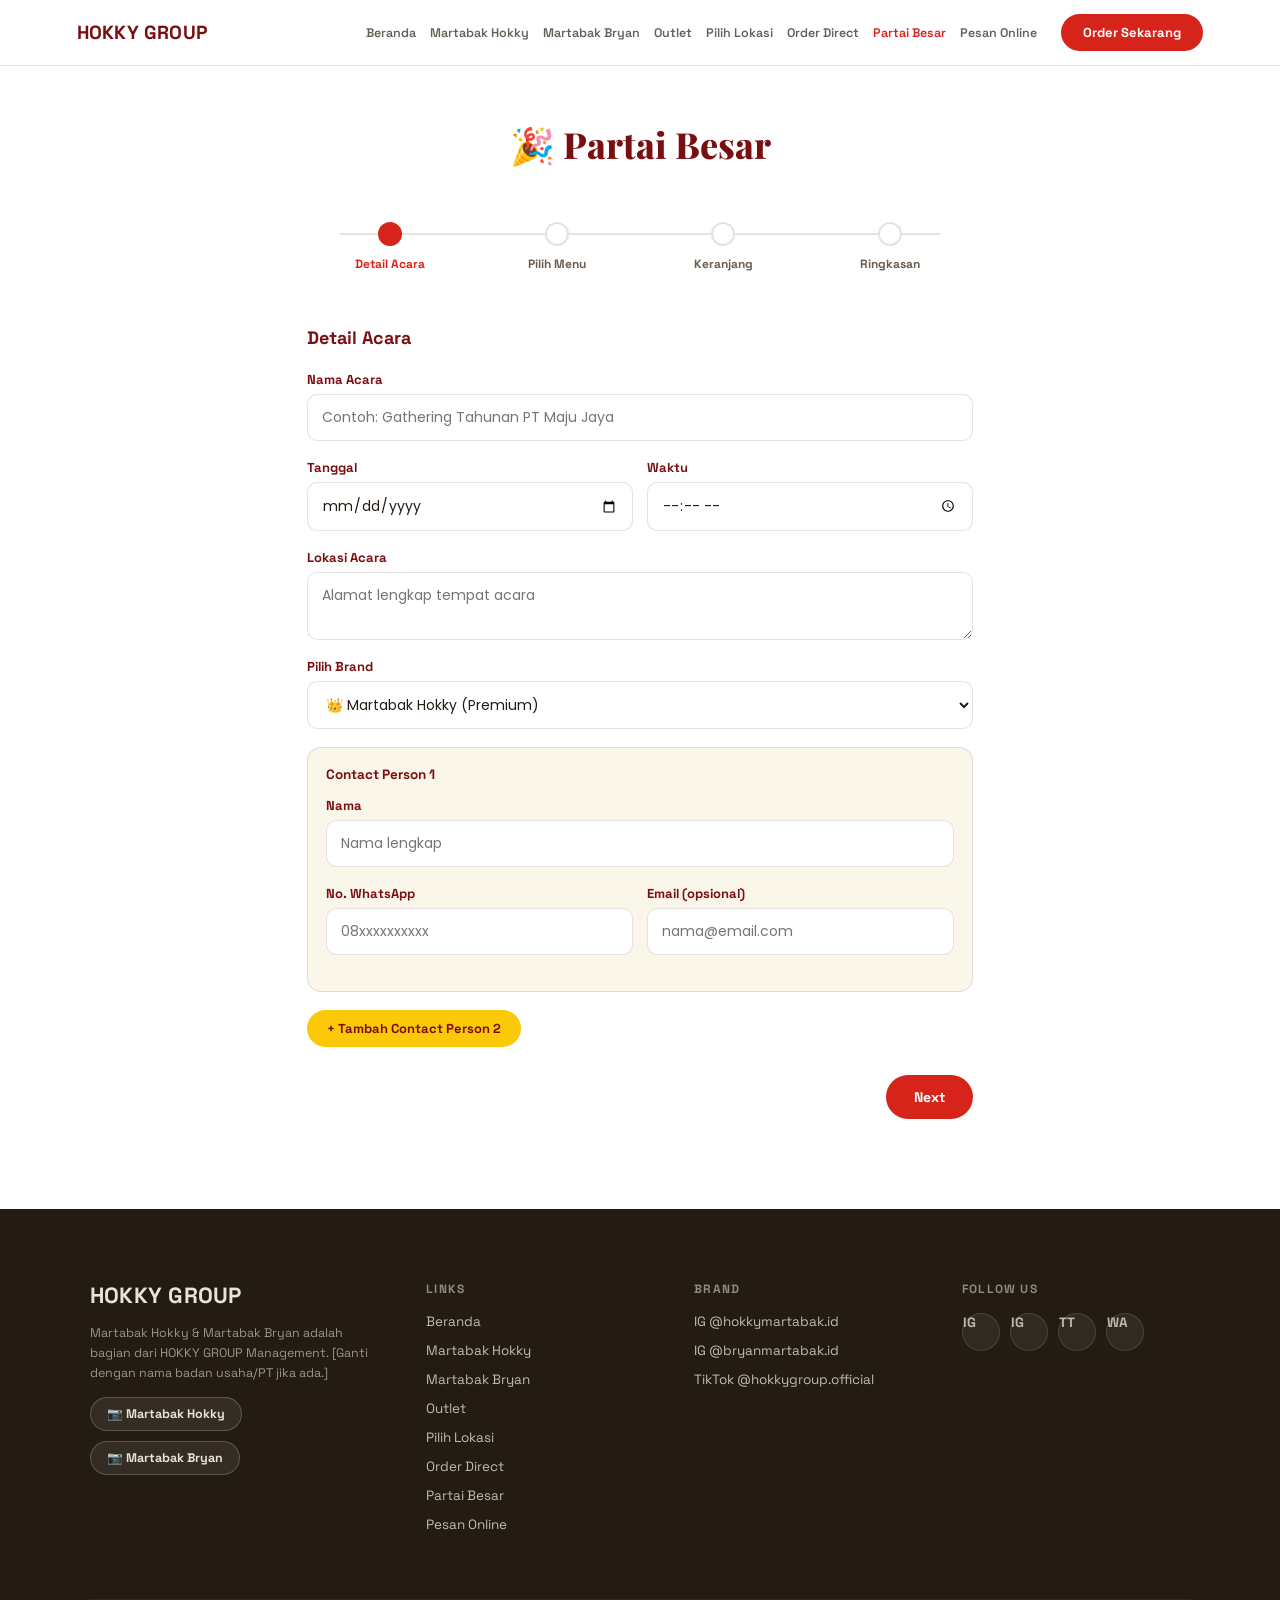
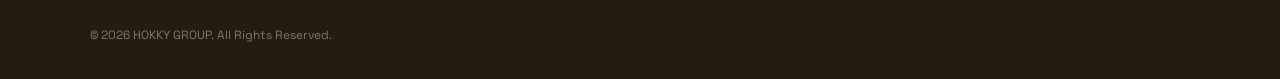
<file: partai-besar.html>
<!DOCTYPE html>
<html lang="id">
<head>
<meta charset="UTF-8">
<meta name="viewport" content="width=device-width, initial-scale=1.0">
<title>Partai Besar — Hokky Group</title>
<link rel="preconnect" href="https://fonts.googleapis.com">
<link rel="preconnect" href="https://fonts.gstatic.com" crossorigin>
<link href="https://fonts.googleapis.com/css2?family=Playfair+Display:wght@600;700;800&family=Lora:ital,wght@0,400;0,500;0,600&family=Poppins:wght@400;500;600;700&family=Space+Grotesk:wght@500;600;700&display=swap" rel="stylesheet">
<link rel="stylesheet" href="style.css">
</head>
<body>

<nav class="nav">
  <a class="nav-brand" href="index.html">
    <span>HOKKY GROUP</span>
  </a>
  <div class="nav-right">
    <div class="nav-links">
      <a href="index.html">Beranda</a>
      <a href="hokky.html">Martabak Hokky</a>
      <a href="bryan.html">Martabak Bryan</a>
      <a href="outlet.html">Outlet</a>
      <a href="lokasi-pesan.html">Pilih Lokasi</a>
      <a href="order.html">Order Direct</a>
      <a href="partai-besar.html" class="active">Partai Besar</a>
      <a href="pesan-online.html">Pesan Online</a>
    </div>
    <a class="nav-cta" href="order.html">Order Sekarang</a>
  </div>
</nav>

<div class="wizard-wrap">
  <h1>🎉 Partai Besar</h1>

  <div class="stepper">
    <div class="step active" data-step="1"><div class="dot"></div><div class="label">Detail Acara</div></div>
    <div class="step" data-step="2"><div class="dot"></div><div class="label">Pilih Menu</div></div>
    <div class="step" data-step="3"><div class="dot"></div><div class="label">Keranjang</div></div>
    <div class="step" data-step="4"><div class="dot"></div><div class="label">Ringkasan</div></div>
  </div>

  <!-- ===== STEP 1: Detail Acara ===== -->
  <div class="wizard-panel active" id="panel-1">
    <h2>Detail Acara</h2>

    <div class="wiz-field">
      <label for="eventName">Nama Acara</label>
      <input type="text" id="eventName" placeholder="Contoh: Gathering Tahunan PT Maju Jaya">
    </div>

    <div class="wiz-row">
      <div class="wiz-field">
        <label for="eventDate">Tanggal</label>
        <input type="date" id="eventDate">
      </div>
      <div class="wiz-field">
        <label for="eventTime">Waktu</label>
        <input type="time" id="eventTime">
      </div>
    </div>

    <div class="wiz-field">
      <label for="eventPlace">Lokasi Acara</label>
      <textarea id="eventPlace" rows="2" placeholder="Alamat lengkap tempat acara"></textarea>
    </div>

    <div class="wiz-field">
      <label for="eventBrand">Pilih Brand</label>
      <select id="eventBrand">
        <option value="Martabak Hokky">👑 Martabak Hokky (Premium)</option>
        <option value="Martabak Bryan">🥊 Martabak Bryan (Jagoan Street Food)</option>
      </select>
    </div>

    <div class="contact-block">
      <h3>Contact Person 1</h3>
      <div class="wiz-field"><label for="c1name">Nama</label><input type="text" id="c1name" placeholder="Nama lengkap"></div>
      <div class="wiz-row">
        <div class="wiz-field"><label for="c1phone">No. WhatsApp</label><input type="tel" id="c1phone" placeholder="08xxxxxxxxxx"></div>
        <div class="wiz-field"><label for="c1email">Email (opsional)</label><input type="email" id="c1email" placeholder="nama@email.com"></div>
      </div>
    </div>

    <div id="contact2Wrap" style="display:none;">
      <div class="contact-block">
        <h3>Contact Person 2</h3>
        <div class="wiz-field"><label for="c2name">Nama</label><input type="text" id="c2name" placeholder="Nama lengkap"></div>
        <div class="wiz-row">
          <div class="wiz-field"><label for="c2phone">No. WhatsApp</label><input type="tel" id="c2phone" placeholder="08xxxxxxxxxx"></div>
          <div class="wiz-field"><label for="c2email">Email (opsional)</label><input type="email" id="c2email" placeholder="nama@email.com"></div>
        </div>
      </div>
    </div>
    <button type="button" class="add-contact-btn" id="addContact2">+ Tambah Contact Person 2</button>

    <div class="wiz-nav">
      <span></span>
      <button type="button" class="wiz-btn next" data-goto="2">Next</button>
    </div>
  </div>

  <!-- ===== STEP 2: Pilih Menu ===== -->
  <div class="wizard-panel" id="panel-2">
    <h2>Pilih Menu</h2>
    <div id="menuPickList"></div>

    <div class="wiz-nav">
      <button type="button" class="wiz-btn back" data-goto="1">Back</button>
      <button type="button" class="wiz-btn next" data-goto="3">Next</button>
    </div>
  </div>

  <!-- ===== STEP 3: Keranjang ===== -->
  <div class="wizard-panel" id="panel-3">
    <h2>My Basket</h2>
    <div class="basket-list" id="basketList"></div>

    <div class="wiz-nav">
      <button type="button" class="wiz-btn back" data-goto="2">Back</button>
      <button type="button" class="wiz-btn next" data-goto="4">Next</button>
    </div>
  </div>

  <!-- ===== STEP 4: Ringkasan ===== -->
  <div class="wizard-panel" id="panel-4">
    <h2>Summary</h2>
    <div class="summary-block" id="summaryEvent"></div>
    <div class="summary-block" id="summaryContact"></div>
    <div class="summary-block" id="summaryBasket"></div>
    <span class="draft-note" style="display:block; margin-bottom:10px;">* Tombol di bawah akan membuka WhatsApp berisi rincian pesanan ke admin — ganti nomor WA admin di script.js sebelum publish.</span>

    <div class="wiz-nav">
      <button type="button" class="wiz-btn back" data-goto="3">Back</button>
      <button type="button" class="wiz-btn submit" id="submitWizard">Kirim via WhatsApp</button>
    </div>
  </div>
</div>

<footer>
  <div class="footer-grid">
    <div>
      <div class="footer-brand">
        <span>HOKKY GROUP</span>
      </div>
      <p class="footer-about">Martabak Hokky &amp; Martabak Bryan adalah bagian dari HOKKY GROUP Management. [Ganti dengan nama badan usaha/PT jika ada.]</p>
      <div class="footer-about-cta">
        <a class="footer-ig-btn" href="https://www.instagram.com/hokkymartabak.id" target="_blank" rel="noopener">📷 Martabak Hokky</a>
        <a class="footer-ig-btn" href="https://www.instagram.com/bryanmartabak.id" target="_blank" rel="noopener">📷 Martabak Bryan</a>
      </div>
    </div>
    <div class="footer-col">
      <h4>Links</h4>
      <a href="index.html">Beranda</a>
      <a href="hokky.html">Martabak Hokky</a>
      <a href="bryan.html">Martabak Bryan</a>
      <a href="outlet.html">Outlet</a>
      <a href="lokasi-pesan.html">Pilih Lokasi</a>
      <a href="order.html">Order Direct</a>
      <a href="partai-besar.html">Partai Besar</a>
      <a href="pesan-online.html">Pesan Online</a>
    </div>
    <div class="footer-col">
      <h4>Brand</h4>
      <a href="https://www.instagram.com/hokkymartabak.id" target="_blank" rel="noopener">IG @hokkymartabak.id</a>
      <a href="https://www.instagram.com/bryanmartabak.id" target="_blank" rel="noopener">IG @bryanmartabak.id</a>
      <a href="#" target="_blank" rel="noopener">TikTok @hokkygroup.official</a>
    </div>
    <div class="footer-col">
      <h4>Follow Us</h4>
      <div class="social-row">
        <a class="social-badge" href="https://www.instagram.com/hokkymartabak.id" target="_blank" rel="noopener" title="Instagram Hokky">IG</a>
        <a class="social-badge" href="https://www.instagram.com/bryanmartabak.id" target="_blank" rel="noopener" title="Instagram Bryan">IG</a>
        <a class="social-badge" href="#" target="_blank" rel="noopener" title="TikTok">TT</a>
        <a class="social-badge" href="#" target="_blank" rel="noopener" title="WhatsApp">WA</a>
      </div>
    </div>
  </div>
  <div class="footer-bottom">© 2026 HOKKY GROUP. All Rights Reserved.</div>
</footer>

<script src="script.js"></script>
</body>
</html>
</file>
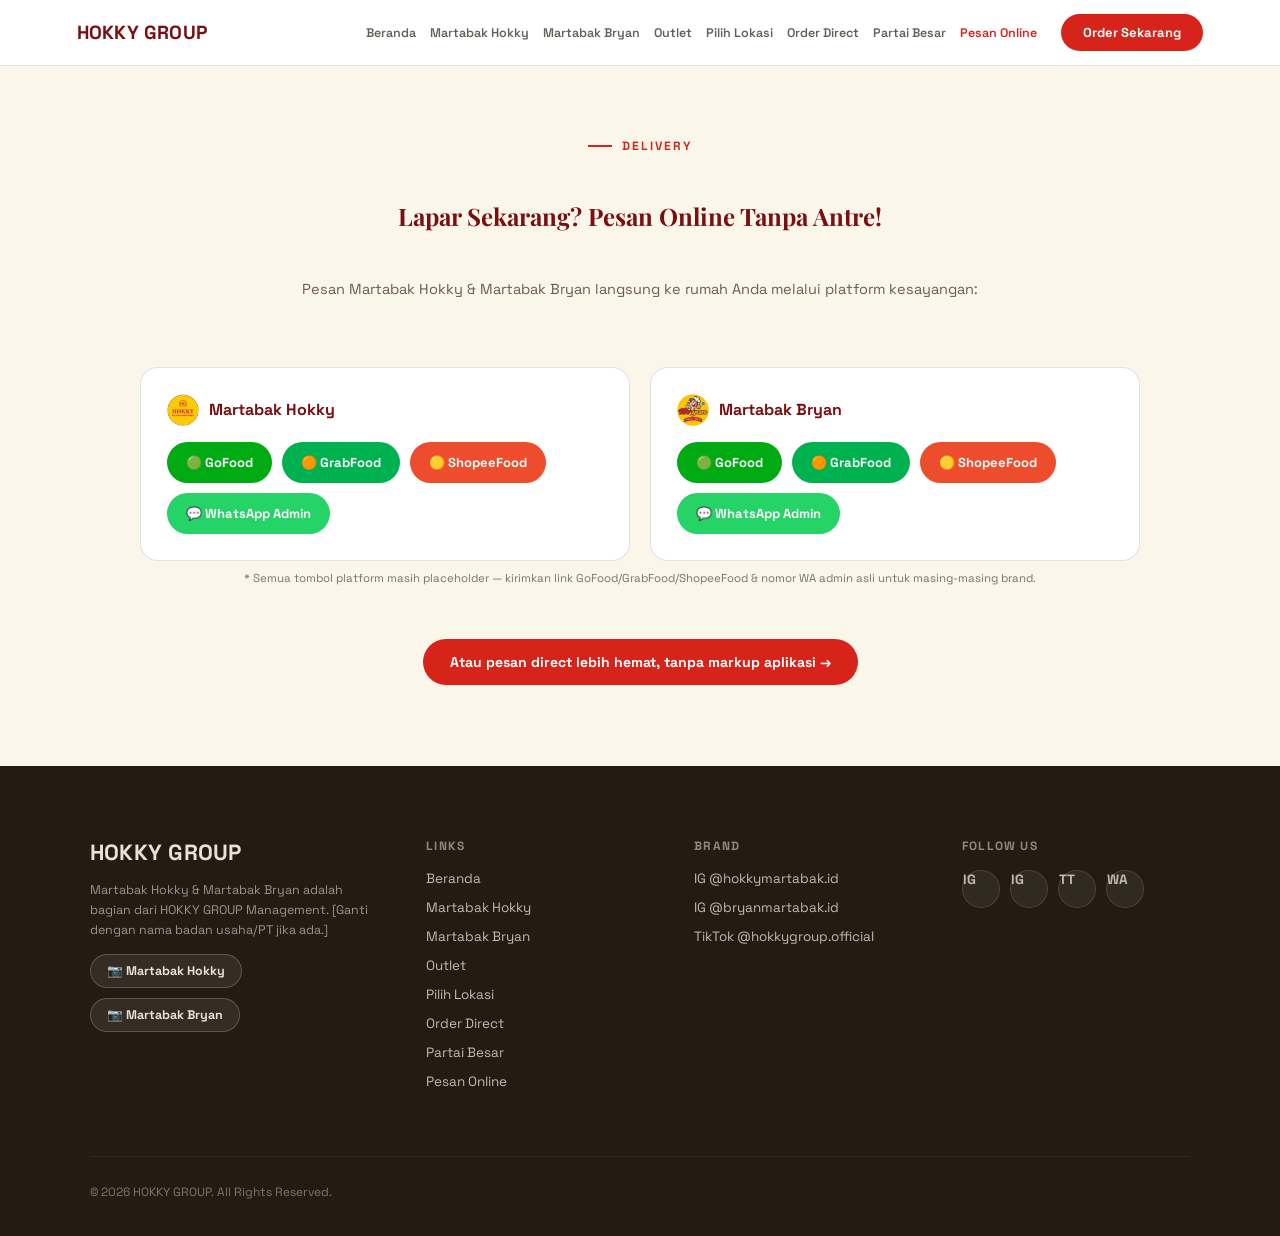
<file: pesan-online.html>
<!DOCTYPE html>
<html lang="id">
<head>
<meta charset="UTF-8">
<meta name="viewport" content="width=device-width, initial-scale=1.0">
<title>Pesan Online — Hokky Group</title>
<link rel="preconnect" href="https://fonts.googleapis.com">
<link rel="preconnect" href="https://fonts.gstatic.com" crossorigin>
<link href="https://fonts.googleapis.com/css2?family=Playfair+Display:wght@600;700;800&family=Lora:ital,wght@0,400;0,500;0,600&family=Poppins:wght@400;500;600;700&family=Space+Grotesk:wght@500;600;700&display=swap" rel="stylesheet">
<link rel="stylesheet" href="style.css">
</head>
<body>

<nav class="nav">
  <a class="nav-brand" href="index.html">
    <span>HOKKY GROUP</span>
  </a>
  <div class="nav-right">
    <div class="nav-links">
      <a href="index.html">Beranda</a>
      <a href="hokky.html">Martabak Hokky</a>
      <a href="bryan.html">Martabak Bryan</a>
      <a href="outlet.html">Outlet</a>
      <a href="lokasi-pesan.html">Pilih Lokasi</a>
      <a href="order.html">Order Direct</a>
      <a href="partai-besar.html">Partai Besar</a>
      <a href="pesan-online.html" class="active">Pesan Online</a>
    </div>
    <a class="nav-cta" href="order.html">Order Sekarang</a>
  </div>
</nav>

<section class="section-order" style="padding-top:8vh;">
  <div class="section-head">
    <div class="eyebrow" style="color:var(--red); justify-content:center;">Delivery</div>
    <h2>Lapar Sekarang? Pesan Online Tanpa Antre!</h2>
    <p>Pesan Martabak Hokky &amp; Martabak Bryan langsung ke rumah Anda melalui platform kesayangan:</p>
  </div>

  <div class="order-cols">
    <div class="order-col">
      <h3><img src="logo-hokky.png" alt="">Martabak Hokky</h3>
      <div class="order-btns">
        <a class="btn btn-gofood" href="#">🟢 GoFood</a>
        <a class="btn btn-grab" href="#">🟠 GrabFood</a>
        <a class="btn btn-shopee" href="#">🟡 ShopeeFood</a>
        <a class="btn btn-wa" href="#">💬 WhatsApp Admin</a>
      </div>
    </div>
    <div class="order-col">
      <h3><img src="logo-bryan.png" alt="">Martabak Bryan</h3>
      <div class="order-btns">
        <a class="btn btn-gofood" href="#">🟢 GoFood</a>
        <a class="btn btn-grab" href="#">🟠 GrabFood</a>
        <a class="btn btn-shopee" href="#">🟡 ShopeeFood</a>
        <a class="btn btn-wa" href="#">💬 WhatsApp Admin</a>
      </div>
    </div>
  </div>
  <div style="text-align:center;"><span class="draft-note">* Semua tombol platform masih placeholder — kirimkan link GoFood/GrabFood/ShopeeFood &amp; nomor WA admin asli untuk masing-masing brand.</span></div>

  <div style="text-align:center; margin-top:6vh;">
    <a class="btn btn-primary-hokky" href="order.html">Atau pesan direct lebih hemat, tanpa markup aplikasi →</a>
  </div>
</section>

<footer>
  <div class="footer-grid">
    <div>
      <div class="footer-brand">
        <span>HOKKY GROUP</span>
      </div>
      <p class="footer-about">Martabak Hokky &amp; Martabak Bryan adalah bagian dari HOKKY GROUP Management. [Ganti dengan nama badan usaha/PT jika ada.]</p>
      <div class="footer-about-cta">
        <a class="footer-ig-btn" href="https://www.instagram.com/hokkymartabak.id" target="_blank" rel="noopener">📷 Martabak Hokky</a>
        <a class="footer-ig-btn" href="https://www.instagram.com/bryanmartabak.id" target="_blank" rel="noopener">📷 Martabak Bryan</a>
      </div>
    </div>
    <div class="footer-col">
      <h4>Links</h4>
      <a href="index.html">Beranda</a>
      <a href="hokky.html">Martabak Hokky</a>
      <a href="bryan.html">Martabak Bryan</a>
      <a href="outlet.html">Outlet</a>
      <a href="lokasi-pesan.html">Pilih Lokasi</a>
      <a href="order.html">Order Direct</a>
      <a href="partai-besar.html">Partai Besar</a>
      <a href="pesan-online.html">Pesan Online</a>
    </div>
    <div class="footer-col">
      <h4>Brand</h4>
      <a href="https://www.instagram.com/hokkymartabak.id" target="_blank" rel="noopener">IG @hokkymartabak.id</a>
      <a href="https://www.instagram.com/bryanmartabak.id" target="_blank" rel="noopener">IG @bryanmartabak.id</a>
      <a href="#" target="_blank" rel="noopener">TikTok @hokkygroup.official</a>
    </div>
    <div class="footer-col">
      <h4>Follow Us</h4>
      <div class="social-row">
        <a class="social-badge" href="https://www.instagram.com/hokkymartabak.id" target="_blank" rel="noopener" title="Instagram Hokky">IG</a>
        <a class="social-badge" href="https://www.instagram.com/bryanmartabak.id" target="_blank" rel="noopener" title="Instagram Bryan">IG</a>
        <a class="social-badge" href="#" target="_blank" rel="noopener" title="TikTok">TT</a>
        <a class="social-badge" href="#" target="_blank" rel="noopener" title="WhatsApp">WA</a>
      </div>
    </div>
  </div>
  <div class="footer-bottom">© 2026 HOKKY GROUP. All Rights Reserved.</div>
</footer>

<script src="script.js"></script>
</body>
</html>
</file>
<file: style.css>
:root{
  --cream:#FBF6EA;
  --white:#FFFFFF;
  --ink:#241C12;
  --muted:#6b5c4e;
  --gold:#FBC907;
  --gold-soft:#FEF3D0;
  --red:#D6241B;
  --red-deep:#7A0F12;
  --caramel:#A5672B;
  --line:rgba(36,28,18,0.12);
}
*{box-sizing:border-box;}
html{scroll-behavior:smooth;}
body{ margin:0; background:var(--white); color:var(--ink); font-family:'Lora', serif; -webkit-font-smoothing:antialiased; }
img,svg{display:block;max-width:100%;}
a{color:inherit;}
button{font-family:inherit;}

.placeholder{
  position:relative; display:flex; align-items:center; justify-content:center;
  background:repeating-linear-gradient(135deg, rgba(0,0,0,0.05) 0 10px, rgba(0,0,0,0.02) 10px 20px);
  border:1.5px dashed rgba(0,0,0,0.22); border-radius:14px; overflow:hidden;
}
.placeholder .ph-label{
  position:absolute; bottom:8px; left:8px; font-family:'Space Grotesk',sans-serif; font-size:10px;
  letter-spacing:.06em; text-transform:uppercase; background:rgba(255,255,255,0.9); padding:3px 7px;
  border-radius:100px; color:#333;
}
.draft-note{ font-family:'Space Grotesk',sans-serif; font-size:11.5px; opacity:.6; margin-top:10px; display:block; }

/* ---------- top nav ---------- */
.nav{
  position:sticky; top:0; z-index:40; display:flex; align-items:center; justify-content:space-between;
  padding:14px 6vw; background:rgba(255,255,255,0.95); backdrop-filter:blur(8px);
  border-bottom:1px solid var(--line); font-family:'Space Grotesk',sans-serif;
}
.nav-brand{ display:flex; align-items:center; font-weight:800; font-size:19px; letter-spacing:.01em; color:var(--red-deep); text-decoration:none; }
.nav-right{ display:flex; align-items:center; gap:24px; }
.nav-links{ display:flex; gap:14px; font-size:12.5px; font-weight:600; }
.nav-links a{ text-decoration:none; color:var(--ink); opacity:.7; transition:opacity .2s; }
.nav-links a:hover, .nav-links a.active{ opacity:1; color:var(--red); }
@media(max-width:980px){ .nav-links{display:none;} }
.nav-cta{
  background:var(--red); color:#fff; text-decoration:none; font-weight:700; font-size:13px;
  padding:10px 22px; border-radius:100px; white-space:nowrap; transition:transform .15s ease;
}
.nav-cta:hover{ transform:translateY(-1px); }

/* ---------- page banner (pengganti hero besar di sub-halaman) ---------- */
.page-banner{ background:linear-gradient(180deg, var(--cream) 0%, var(--white) 100%); padding:8vh 6vw 6vh; text-align:center; }
.page-banner .eyebrow{ justify-content:center; }
.page-banner h1{ font-family:'Playfair Display',serif; font-weight:800; font-size:clamp(28px,4vw,44px); margin:0 0 12px; color:var(--red-deep); }
.page-banner p{ font-family:'Space Grotesk',sans-serif; font-size:15px; color:var(--muted); max-width:560px; margin:0 auto; }

/* ---------- hero (khusus index) ---------- */
.hero{ background:linear-gradient(180deg, var(--cream) 0%, var(--white) 100%); padding:9vh 6vw 8vh; }
.hero-inner{ max-width:1180px; margin:0 auto; display:grid; grid-template-columns:1.1fr 0.9fr; gap:6vw; align-items:center; }
@media(max-width:900px){ .hero-inner{ grid-template-columns:1fr; text-align:center; } }
.hero-eyebrow{ font-family:'Space Grotesk',sans-serif; font-size:12.5px; letter-spacing:.16em; text-transform:uppercase; color:var(--red); font-weight:700; margin-bottom:14px; }
.hero-text h1{ font-family:'Playfair Display',serif; font-weight:800; font-size:clamp(34px,5vw,58px); line-height:1.05; margin:0 0 18px; color:var(--red-deep); }
.hero-text h1 em{ font-style:normal; color:var(--gold); -webkit-text-stroke:1px var(--red-deep); }
.hero-text .sub{ font-family:'Space Grotesk',sans-serif; font-size:17px; font-weight:600; margin:0 0 14px; }
.hero-text p{ font-size:15.5px; line-height:1.7; color:var(--muted); max-width:480px; margin:0 0 30px; }
@media(max-width:900px){ .hero-text p{ margin-left:auto; margin-right:auto; } }
.hero-cta-row{ display:flex; flex-wrap:wrap; gap:14px; }
@media(max-width:900px){ .hero-cta-row{ justify-content:center; } }
.hero-btn{
  font-family:'Space Grotesk',sans-serif; font-weight:700; font-size:14px; padding:14px 26px; border-radius:100px;
  text-decoration:none; display:inline-flex; align-items:center; gap:8px; transition:transform .15s ease;
}
.hero-btn:hover{ transform:translateY(-2px); }
.hero-btn.hokky{ background:var(--red); color:#fff; }
.hero-btn.bryan{ background:var(--gold); color:var(--red-deep); }

.hero-visual{ position:relative; display:flex; align-items:center; justify-content:center; }
.hero-visual .ring{
  width:min(360px,80vw); aspect-ratio:1; border-radius:50%;
  background:radial-gradient(circle at 35% 30%, var(--gold-soft) 0%, var(--gold) 55%, var(--red) 100%);
  display:flex; align-items:center; justify-content:center; position:relative;
}
.hero-visual .logos{ display:flex; align-items:center; }
.hero-visual .logos img{ width:120px; height:120px; border-radius:50%; border:4px solid #fff; box-shadow:0 12px 28px rgba(0,0,0,.25); }
.hero-visual .logos img.hokky-seal{ margin-right:-28px; z-index:2; }

/* ---------- service selector ---------- */
.section-service{ background:var(--white); padding:9vh 6vw; text-align:center; }
.section-service h2{ font-family:'Playfair Display',serif; font-weight:800; font-size:clamp(24px,3.2vw,32px); color:var(--red-deep); margin:0 0 6vh; }
.service-grid{ display:grid; grid-template-columns:repeat(4,1fr); gap:20px; max-width:1100px; margin:0 auto; }
@media(max-width:900px){ .service-grid{ grid-template-columns:1fr 1fr; } }
@media(max-width:520px){ .service-grid{ grid-template-columns:1fr; } }
.service-card{
  border:1.5px solid var(--line); border-radius:18px; padding:32px 20px 26px;
  display:flex; flex-direction:column; align-items:center; transition:.2s; background:var(--cream);
}
.service-card:hover{ border-color:var(--red); transform:translateY(-3px); }
.service-icon{ font-size:40px; margin-bottom:16px; }
.service-card h3{ font-family:'Space Grotesk',sans-serif; font-size:16px; font-weight:700; color:var(--red-deep); margin:0 0 4px; }
.service-card p{ font-family:'Poppins',sans-serif; font-size:12.5px; color:var(--muted); margin:0 0 20px; line-height:1.5; }
.service-select{
  border:none; background:var(--red); color:#fff; font-family:'Space Grotesk',sans-serif; font-weight:700;
  font-size:13px; padding:10px 28px; border-radius:100px; cursor:pointer; text-decoration:none; transition:transform .15s ease;
}
.service-select:hover{ transform:translateY(-2px); }

/* ---------- teaser cards (index -> link ke halaman brand) ---------- */
.section-teaser{ padding:9vh 6vw; }
.teaser-grid{ display:grid; grid-template-columns:1fr 1fr; gap:24px; max-width:1100px; margin:0 auto; }
@media(max-width:800px){ .teaser-grid{ grid-template-columns:1fr; } }
.teaser-card{ border-radius:20px; padding:36px; border:1px solid var(--line); background:var(--cream); text-align:center; }
.teaser-card img{ width:64px; height:64px; border-radius:50%; margin:0 auto 18px; }
.teaser-card h3{ font-size:15px; font-family:'Space Grotesk',sans-serif; color:var(--red); text-transform:uppercase; letter-spacing:.1em; margin:0 0 8px; }
.teaser-card h2{ margin:0 0 12px; }
.teaser-card.hokky h2{ font-family:'Playfair Display',serif; font-weight:800; font-size:26px; color:var(--red-deep); }
.teaser-card.bryan h2{ font-family:'Playfair Display',serif; font-style:italic; font-weight:700; font-size:26px; color:var(--red-deep); }
.teaser-card p{ font-size:14px; color:var(--muted); line-height:1.6; margin:0 0 24px; }

/* ---------- brand pages ---------- */
section.brand{ padding:9vh 6vw; }
.brand-hokky{ background:var(--white); }
.brand-bryan{ background:var(--cream); }

.eyebrow{ font-family:'Space Grotesk',sans-serif; font-size:12px; letter-spacing:.16em; text-transform:uppercase; margin-bottom:12px; display:flex; align-items:center; gap:10px; font-weight:700; }
.eyebrow::before{ content:''; width:24px; height:2px; background:currentColor; display:inline-block; }
.brand-hokky .eyebrow{ color:var(--red); }
.brand-bryan .eyebrow{ color:var(--caramel); }

.section-head{ max-width:720px; margin:0 auto 6vh; display:flex; flex-direction:column; gap:14px; text-align:center; align-items:center; }
.section-head-row{ display:flex; align-items:center; gap:16px; flex-direction:column; }
.section-head-row img{ width:72px; height:72px; border-radius:50%; }
.brand-hokky h2{ font-family:'Playfair Display',serif; font-weight:800; font-size:clamp(28px,3.6vw,40px); margin:0; color:var(--red-deep); }
.brand-bryan h2{ font-family:'Playfair Display',serif; font-style:italic; font-weight:700; font-size:clamp(28px,3.6vw,40px); margin:0; color:var(--red-deep); }
.section-head h3.sub{ font-family:'Space Grotesk',sans-serif; font-size:15px; font-weight:600; margin:0; color:var(--red); }
.section-head p.lede{ font-size:15px; line-height:1.7; color:var(--muted); margin:0; }
.target-line{ font-family:'Space Grotesk',sans-serif; font-size:12.5px; color:var(--muted); margin-top:4px; }
.target-line b{ font-weight:700; color:var(--ink); }

.grid3{ display:grid; grid-template-columns:repeat(3,1fr); gap:20px; margin:0 auto 6vh; max-width:1100px; }
@media(max-width:820px){ .grid3{ grid-template-columns:1fr 1fr; } }
@media(max-width:560px){ .grid3{ grid-template-columns:1fr; } }

.product-card{ border-radius:16px; overflow:hidden; background:#fff; border:1px solid var(--line); text-align:left; }
.brand-hokky .product-card{ border-top:3px solid var(--red); }
.brand-bryan .product-card{ border-top:3px solid var(--gold); }
.product-photo{ aspect-ratio:4/3; overflow:hidden; }
.product-photo img{ width:100%; height:100%; object-fit:cover; display:block; }
.product-card .cap{ padding:16px 18px 20px; }
.brand-hokky .product-card .cap h3{ font-family:'Playfair Display',serif; font-weight:700; font-size:16.5px; margin:0 0 6px; color:var(--red-deep); }
.brand-bryan .product-card .cap h3{ font-family:'Playfair Display',serif; font-style:italic; font-weight:700; font-size:16.5px; margin:0 0 6px; color:var(--red-deep); }
.product-card .cap p{ font-size:13px; color:var(--muted); margin:0; line-height:1.55; }

.outlet-row{ display:flex; flex-wrap:wrap; gap:10px; margin:0 auto 5vh; max-width:700px; justify-content:center; }
.chip{ font-family:'Space Grotesk',sans-serif; font-size:12.5px; font-weight:600; padding:8px 16px; border-radius:100px; border:1px solid var(--line); background:#fff; }
.brand-hokky .chip{ border-color:rgba(214,36,27,.3); color:var(--red-deep); }
.brand-bryan .chip{ border-color:rgba(165,103,43,.35); color:var(--caramel); }

.cta-row{ display:flex; flex-wrap:wrap; gap:14px; justify-content:center; }
.btn{ font-family:'Space Grotesk',sans-serif; font-weight:700; font-size:14px; padding:13px 26px; border-radius:100px; text-decoration:none; display:inline-flex; align-items:center; gap:8px; border:1.5px solid transparent; transition:transform .15s ease; cursor:pointer; }
.btn:hover{ transform:translateY(-2px); }
.btn-primary-hokky{ background:var(--red); color:#fff; }
.btn-ghost-hokky{ border-color:var(--red); color:var(--red-deep); background:#fff; }
.btn-primary-bryan{ background:var(--gold); color:var(--red-deep); }
.btn-ghost-bryan{ border-color:var(--caramel); color:var(--caramel); background:#fff; }

/* ---------- lokasi outlet ---------- */
.section-lokasi{ background:var(--white); padding:9vh 6vw; }
.tabs{ display:flex; gap:10px; flex-wrap:wrap; margin-bottom:5vh; font-family:'Space Grotesk',sans-serif; justify-content:center; }
.tab-btn{
  padding:10px 20px; border-radius:100px; border:1.5px solid var(--line); background:#fff;
  font-size:13.5px; font-weight:700; cursor:pointer; color:var(--ink); opacity:.55; transition:.2s;
}
.tab-btn.active{ opacity:1; background:var(--red); color:#fff; border-color:var(--red); }
.outlet-grid{ display:grid; grid-template-columns:repeat(3,1fr); gap:18px; max-width:1100px; margin:0 auto; }
@media(max-width:820px){ .outlet-grid{ grid-template-columns:1fr 1fr; } }
@media(max-width:560px){ .outlet-grid{ grid-template-columns:1fr; } }
.outlet-card{ background:var(--cream); border:1px solid var(--line); border-radius:16px; padding:20px; }
.outlet-card .obrand{ font-family:'Space Grotesk',sans-serif; font-size:11px; letter-spacing:.08em; text-transform:uppercase; font-weight:700; margin-bottom:8px; }
.outlet-card[data-brand="hokky"] .obrand{ color:var(--red-deep); }
.outlet-card[data-brand="bryan"] .obrand{ color:var(--caramel); }
.outlet-card h4{ font-family:'Space Grotesk',sans-serif; font-size:16px; margin:0 0 8px; }
.outlet-card .meta{ font-family:'Space Grotesk',sans-serif; font-size:12.5px; color:var(--muted); line-height:1.7; margin-bottom:14px; }
.outlet-card a.maps{ font-family:'Space Grotesk',sans-serif; font-size:12.5px; font-weight:700; text-decoration:none; color:var(--red); display:inline-flex; align-items:center; gap:6px; }
.city-group{ max-width:1100px; margin:0 auto 6vh; }
.city-heading{ font-family:'Playfair Display',serif; font-style:italic; font-weight:700; font-size:22px; color:var(--red-deep); margin:0 0 20px; text-align:center; }

/* ---------- pesan online ---------- */
.section-order{ background:var(--cream); padding:9vh 6vw; }
.section-order .section-head h2{ font-family:'Playfair Display',serif; color:var(--red-deep); }
.section-order .section-head p{ font-family:'Space Grotesk',sans-serif; font-size:14.5px; color:var(--muted); }
.order-cols{ display:grid; grid-template-columns:1fr 1fr; gap:20px; max-width:1000px; margin:0 auto; }
@media(max-width:760px){ .order-cols{ grid-template-columns:1fr; } }
.order-col{ background:#fff; border:1px solid var(--line); border-radius:18px; padding:26px; }
.order-col h3{ font-family:'Space Grotesk',sans-serif; font-size:16px; margin:0 0 16px; display:flex; align-items:center; gap:10px; color:var(--red-deep); }
.order-col h3 img{ width:32px;height:32px;border-radius:50%; }
.order-btns{ display:flex; flex-wrap:wrap; gap:10px; }
.order-btns .btn{ font-size:13px; padding:11px 18px; }
.btn-gofood{ background:#00AA13; color:#fff; }
.btn-grab{ background:#00B14F; color:#fff; }
.btn-shopee{ background:#EE4D2D; color:#fff; }
.btn-wa{ background:#25D366; color:#fff; }

/* ---------- form pesan direct ---------- */
.direct-banner{ background:var(--red); color:#fff; padding:6vh 6vw; text-align:center; }
.direct-banner h1{ font-family:'Playfair Display',serif; font-style:italic; font-weight:700; font-size:clamp(24px,3.4vw,38px); letter-spacing:.01em; margin:0 0 18px; }
.direct-perks{ display:flex; flex-wrap:wrap; gap:14px; justify-content:center; font-family:'Space Grotesk',sans-serif; font-size:13px; }
.direct-perks span{ background:rgba(255,255,255,.14); border:1px solid rgba(255,255,255,.3); padding:9px 16px; border-radius:100px; }

.direct-form-wrap{ background:var(--white); padding:9vh 6vw; display:flex; justify-content:center; }
.direct-form{ width:min(680px, 100%); background:var(--cream); border-radius:22px; padding:40px; border:1px solid var(--line); }
.direct-form h3{ font-family:'Playfair Display',serif; font-style:italic; font-weight:700; font-size:22px; color:var(--red-deep); margin:0 0 24px; }
.field{ margin-bottom:18px; display:flex; flex-direction:column; gap:6px; }
.field label{ font-family:'Space Grotesk',sans-serif; font-size:13px; font-weight:700; color:var(--red-deep); }
.field input, .field select, .field textarea{
  font-family:'Poppins',sans-serif; font-size:14px; padding:12px 14px; border-radius:10px;
  border:1.5px solid var(--line); background:#fff; color:var(--ink); resize:vertical;
}
.field input:focus, .field select:focus, .field textarea:focus{ outline:none; border-color:var(--red); }
.field-row{ display:grid; grid-template-columns:1fr 1fr; gap:14px; }
@media(max-width:520px){ .field-row{ grid-template-columns:1fr; } }
.fulfill-toggle{ display:flex; gap:10px; flex-wrap:wrap; }
.fulfill-option{
  flex:1; min-width:180px; display:flex; align-items:center; gap:10px; cursor:pointer;
  border:1.5px solid var(--line); border-radius:12px; padding:12px 14px; font-family:'Poppins',sans-serif; font-size:13.5px; background:#fff;
  transition:.15s;
}
.fulfill-option:has(input:checked){ border-color:var(--red); background:rgba(214,36,27,.05); }
.fulfill-option input{ accent-color:var(--red); }
.submit-btn{
  width:100%; margin-top:8px; background:var(--red); color:#fff; border:none; padding:15px; border-radius:12px;
  font-family:'Space Grotesk',sans-serif; font-weight:700; font-size:15px; cursor:pointer; transition:transform .15s ease;
}
.submit-btn:hover{ transform:translateY(-2px); }
.form-note{ font-family:'Space Grotesk',sans-serif; font-size:11.5px; color:var(--muted); margin-top:10px; text-align:center; }

/* ---------- membership modal ---------- */
.membership-overlay{
  position:fixed; inset:0; background:rgba(27,8,6,0.6); z-index:100;
  display:flex; align-items:center; justify-content:center; padding:20px;
  opacity:0; pointer-events:none; transition:opacity .25s ease;
}
.membership-overlay.show{ opacity:1; pointer-events:auto; }
.membership-modal{
  background:var(--cream); border-radius:22px; padding:40px 36px 32px; max-width:420px; width:100%;
  position:relative; text-align:center; box-shadow:0 30px 60px rgba(0,0,0,.35);
  transform:translateY(14px); transition:transform .25s ease;
}
.membership-overlay.show .membership-modal{ transform:translateY(0); }
.membership-close{
  position:absolute; top:14px; right:16px; background:none; border:none; font-size:22px; cursor:pointer; color:var(--muted);
  line-height:1; padding:4px;
}
.membership-icon{ font-size:36px; margin-bottom:10px; }
.membership-modal h2{ font-family:'Playfair Display',serif; font-weight:800; font-size:22px; color:var(--red-deep); margin:0 0 10px; }
.membership-modal p.mm-desc{ font-family:'Space Grotesk',sans-serif; font-size:13px; color:var(--muted); margin:0 0 22px; line-height:1.6; }
.membership-modal form{ text-align:left; }
.membership-skip{
  display:block; margin:14px auto 0; background:none; border:none; color:var(--muted); font-family:'Space Grotesk',sans-serif;
  font-size:12.5px; text-decoration:underline; cursor:pointer;
}

/* ---------- footer ---------- */
footer{ background:var(--ink); color:#E9E2D6; padding:8vh 6vw 4vh; font-family:'Space Grotesk',sans-serif; }
.footer-grid{ display:grid; grid-template-columns:1.3fr 1fr 1fr 1fr; gap:40px; max-width:1100px; margin:0 auto 6vh; }
@media(max-width:820px){ .footer-grid{ grid-template-columns:1fr 1fr; } }
@media(max-width:520px){ .footer-grid{ grid-template-columns:1fr; } }
.footer-brand{ display:flex; align-items:center; font-weight:800; font-size:22px; letter-spacing:.01em; margin-bottom:14px; }
.footer-about-cta{ display:flex; flex-wrap:wrap; gap:10px; margin-top:14px; }
.footer-ig-btn{
  display:inline-flex; align-items:center; gap:6px; font-family:'Space Grotesk',sans-serif; font-size:12.5px; font-weight:700;
  padding:8px 16px; border-radius:100px; text-decoration:none; background:rgba(255,255,255,.08); border:1px solid rgba(255,255,255,.2); color:#E9E2D6;
}
.footer-ig-btn:hover{ background:rgba(255,255,255,.14); }
.footer-about{ font-size:12.5px; opacity:.6; max-width:280px; line-height:1.6; }
.footer-col h4{ font-size:12px; letter-spacing:.1em; text-transform:uppercase; opacity:.55; margin:0 0 16px; }
.footer-col a{ display:block; text-decoration:none; opacity:.8; font-size:13.5px; margin-bottom:12px; }
.footer-col a:hover{ opacity:1; }
.social-row{ display:flex; gap:10px; flex-wrap:wrap; }
.social-badge{
  width:38px; height:38px; border-radius:50%; background:rgba(255,255,255,.08); border:1px solid rgba(255,255,255,.16);
  display:flex; align-items:center; justify-content:center; font-size:11px; font-weight:700; text-decoration:none; color:#E9E2D6;
}
.footer-bottom{ max-width:1100px; margin:0 auto; border-top:1px solid rgba(255,255,255,.12); padding-top:3vh; font-size:12px; opacity:.45; }

/* ---------- pilih lokasi (select location) ---------- */
.location-wrap{ padding:6vh 6vw 10vh; }
.location-wrap h1{ font-family:'Playfair Display',serif; font-weight:800; font-size:clamp(26px,3.6vw,36px); color:var(--red-deep); margin:0 0 5vh; text-align:center; }
.location-grid{ display:grid; grid-template-columns:1.4fr 1fr; gap:24px; max-width:1180px; margin:0 auto; align-items:start; }
@media(max-width:900px){ .location-grid{ grid-template-columns:1fr; } }
.map-box{ border-radius:18px; overflow:hidden; border:1px solid var(--line); background:var(--cream); aspect-ratio:16/11; }
.map-box iframe{ width:100%; height:100%; border:0; }

.loc-panel{ border:1px solid var(--line); border-radius:18px; padding:10px; background:#fff; }
.loc-tabs{ display:flex; border-bottom:1px solid var(--line); margin-bottom:20px; }
.loc-tab{
  flex:1; text-align:center; padding:14px 10px; font-family:'Space Grotesk',sans-serif; font-weight:700; font-size:14px;
  color:var(--muted); cursor:pointer; border-bottom:3px solid transparent; background:none; border-top:none; border-left:none; border-right:none;
}
.loc-tab.active{ color:var(--red); border-bottom-color:var(--red); }
.loc-panel-body{ padding:0 14px 14px; }
.loc-panel-body input[type="text"]{
  width:100%; font-family:'Poppins',sans-serif; font-size:14px; padding:14px 16px; border-radius:10px;
  border:1.5px solid var(--line); margin-bottom:16px;
}
.loc-panel-body input[type="text"]:focus{ outline:none; border-color:var(--red); }
.outlet-pick-list{ display:flex; flex-direction:column; gap:10px; max-height:280px; overflow-y:auto; margin-bottom:16px; }
.outlet-pick{
  display:flex; align-items:center; justify-content:space-between; gap:10px; padding:12px 14px; border-radius:12px;
  border:1.5px solid var(--line); cursor:pointer; font-family:'Space Grotesk',sans-serif; font-size:13.5px; background:var(--cream);
}
.outlet-pick .op-brand{ font-size:10.5px; letter-spacing:.06em; text-transform:uppercase; opacity:.6; display:block; }
.outlet-pick.selected{ border-color:var(--red); background:rgba(214,36,27,.06); }
.loc-continue{
  width:100%; background:var(--red); color:#fff; border:none; padding:15px; border-radius:12px;
  font-family:'Space Grotesk',sans-serif; font-weight:700; font-size:15px; cursor:pointer; transition:transform .15s ease;
}
.loc-continue:hover{ transform:translateY(-2px); }
.loc-continue:disabled{ opacity:.5; cursor:not-allowed; transform:none; }
.loc-label{ display:block; font-family:'Space Grotesk',sans-serif; font-size:12.5px; font-weight:700; color:var(--red-deep); margin-bottom:8px; }
.loc-panel-body textarea{
  width:100%; font-family:'Poppins',sans-serif; font-size:14px; padding:14px 16px; border-radius:10px;
  border:1.5px solid var(--line); margin-bottom:16px; resize:vertical;
}
.loc-panel-body textarea:focus{ outline:none; border-color:var(--red); }
.avail-alert{
  font-family:'Space Grotesk',sans-serif; font-size:13px; font-weight:700; padding:14px 16px; border-radius:12px;
  margin-bottom:18px; display:none;
}
.avail-alert.warn{ display:block; background:rgba(214,36,27,.08); color:var(--red-deep); border:1px solid rgba(214,36,27,.25); }
.avail-alert.ok{ display:block; background:rgba(0,170,19,.08); color:#0a7a10; border:1px solid rgba(0,170,19,.25); }

/* ---------- partai besar (large order wizard) ---------- */
.wizard-wrap{ padding:6vh 6vw 10vh; max-width:820px; margin:0 auto; }
.wizard-wrap h1{ font-family:'Playfair Display',serif; font-weight:800; font-size:clamp(26px,3.6vw,36px); color:var(--red-deep); margin:0 0 6vh; text-align:center; }

.stepper{ display:flex; align-items:flex-start; justify-content:space-between; margin-bottom:6vh; position:relative; }
.stepper::before{ content:''; position:absolute; top:11px; left:5%; right:5%; height:2px; background:var(--line); z-index:0; }
.step{ position:relative; z-index:1; display:flex; flex-direction:column; align-items:center; gap:10px; flex:1; }
.step .dot{ width:24px; height:24px; border-radius:50%; background:var(--white); border:2px solid var(--line); }
.step .label{ font-family:'Space Grotesk',sans-serif; font-size:12px; font-weight:700; color:var(--muted); text-align:center; }
.step.active .dot{ background:var(--red); border-color:var(--red); }
.step.active .label{ color:var(--red); }
.step.done .dot{ background:var(--red-deep); border-color:var(--red-deep); }

.wizard-panel{ display:none; }
.wizard-panel.active{ display:block; }
.wizard-panel h2{ font-family:'Space Grotesk',sans-serif; font-size:18px; color:var(--red-deep); margin:0 0 22px; }

.wiz-field{ margin-bottom:18px; display:flex; flex-direction:column; gap:6px; }
.wiz-field label{ font-family:'Space Grotesk',sans-serif; font-size:13px; font-weight:700; color:var(--red-deep); }
.wiz-field input, .wiz-field select, .wiz-field textarea{
  font-family:'Poppins',sans-serif; font-size:14px; padding:12px 14px; border-radius:10px;
  border:1.5px solid var(--line); background:#fff; color:var(--ink); resize:vertical;
}
.wiz-field input:focus, .wiz-field select:focus, .wiz-field textarea:focus{ outline:none; border-color:var(--red); }
.wiz-row{ display:grid; grid-template-columns:1fr 1fr; gap:14px; }
@media(max-width:560px){ .wiz-row{ grid-template-columns:1fr; } }

.contact-block{ border:1px solid var(--line); border-radius:14px; padding:18px; margin-bottom:18px; background:var(--cream); }
.contact-block h3{ font-family:'Space Grotesk',sans-serif; font-size:13.5px; margin:0 0 14px; color:var(--red-deep); }
.add-contact-btn{
  background:var(--gold); color:var(--red-deep); border:none; padding:10px 20px; border-radius:100px;
  font-family:'Space Grotesk',sans-serif; font-weight:700; font-size:13px; cursor:pointer;
}

.menu-pick-card{ display:flex; align-items:center; justify-content:space-between; gap:14px; border:1px solid var(--line); border-radius:14px; padding:16px 18px; margin-bottom:12px; background:#fff; }
.menu-pick-card .mp-name{ font-family:'Space Grotesk',sans-serif; font-size:13.5px; font-weight:600; }
.menu-pick-card .mp-controls{ display:flex; align-items:center; gap:8px; flex:none; }
.qty-btn{ width:30px; height:30px; border-radius:50%; border:1.5px solid var(--line); background:#fff; cursor:pointer; font-weight:700; color:var(--red-deep); }
.qty-val{ min-width:22px; text-align:center; font-family:'Space Grotesk',sans-serif; font-weight:700; }
.add-basket-btn{ background:var(--red); color:#fff; border:none; padding:8px 16px; border-radius:100px; font-family:'Space Grotesk',sans-serif; font-weight:700; font-size:12.5px; cursor:pointer; }

.basket-list{ display:flex; flex-direction:column; gap:12px; margin-bottom:20px; }
.basket-item{ display:flex; align-items:center; justify-content:space-between; border:1px solid var(--line); border-radius:14px; padding:14px 18px; background:var(--cream); }
.basket-item .bi-name{ font-family:'Space Grotesk',sans-serif; font-size:13.5px; font-weight:600; }
.basket-item .bi-qty{ font-family:'Space Grotesk',sans-serif; font-size:12.5px; color:var(--muted); }
.remove-btn{ background:none; border:none; color:var(--red); font-size:13px; font-weight:700; cursor:pointer; font-family:'Space Grotesk',sans-serif; }
.basket-empty{ font-family:'Space Grotesk',sans-serif; font-size:13.5px; color:var(--muted); text-align:center; padding:30px 0; }

.summary-block{ border:1px solid var(--line); border-radius:14px; padding:20px; margin-bottom:16px; background:var(--cream); }
.summary-block h3{ font-family:'Space Grotesk',sans-serif; font-size:13px; text-transform:uppercase; letter-spacing:.08em; color:var(--red-deep); margin:0 0 12px; }
.summary-block p{ font-family:'Poppins',sans-serif; font-size:13.5px; margin:0 0 6px; color:var(--ink); }

.wiz-nav{ display:flex; justify-content:space-between; gap:14px; margin-top:28px; }
.wiz-btn{ font-family:'Space Grotesk',sans-serif; font-weight:700; font-size:14px; padding:13px 28px; border-radius:100px; border:none; cursor:pointer; transition:transform .15s ease; }
.wiz-btn:hover{ transform:translateY(-2px); }
.wiz-btn.next{ background:var(--red); color:#fff; margin-left:auto; }
.wiz-btn.back{ background:#fff; border:1.5px solid var(--line); color:var(--ink); }
.wiz-btn.submit{ background:#25D366; color:#fff; margin-left:auto; }
</file>
